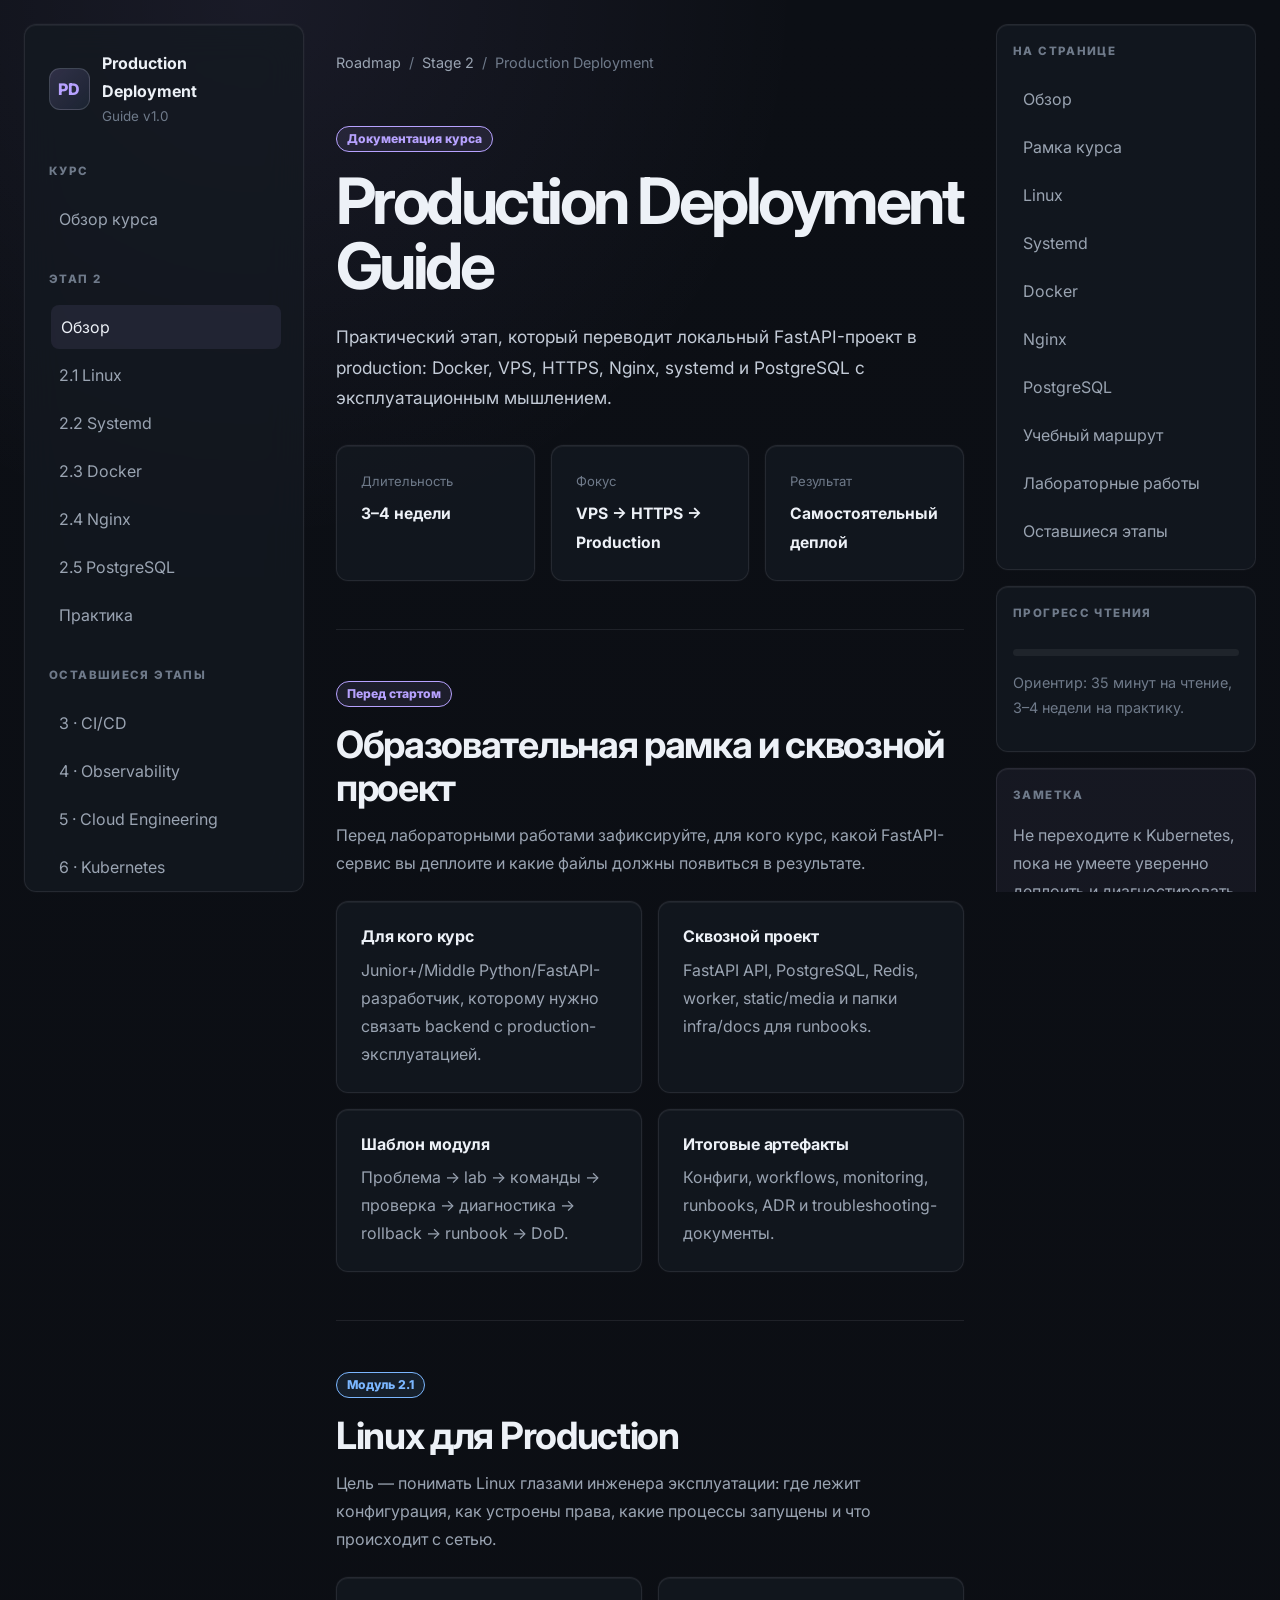
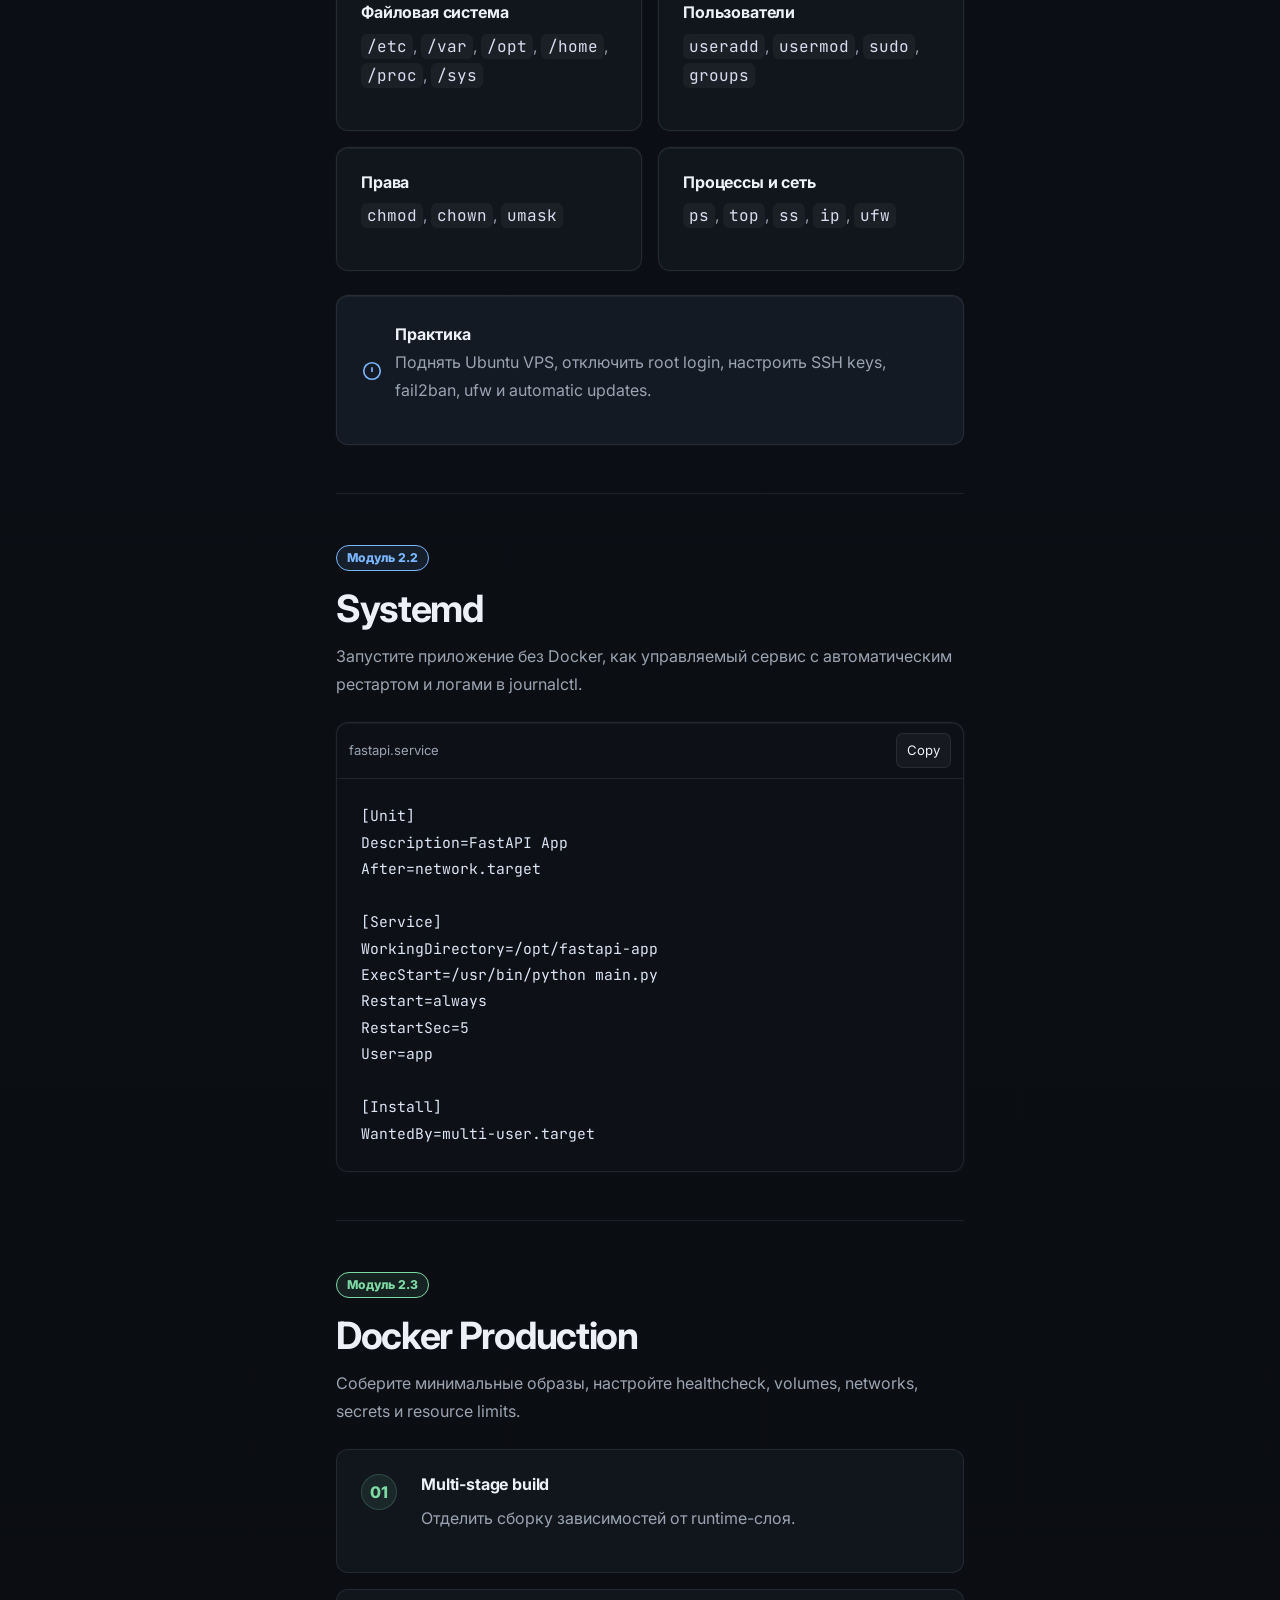
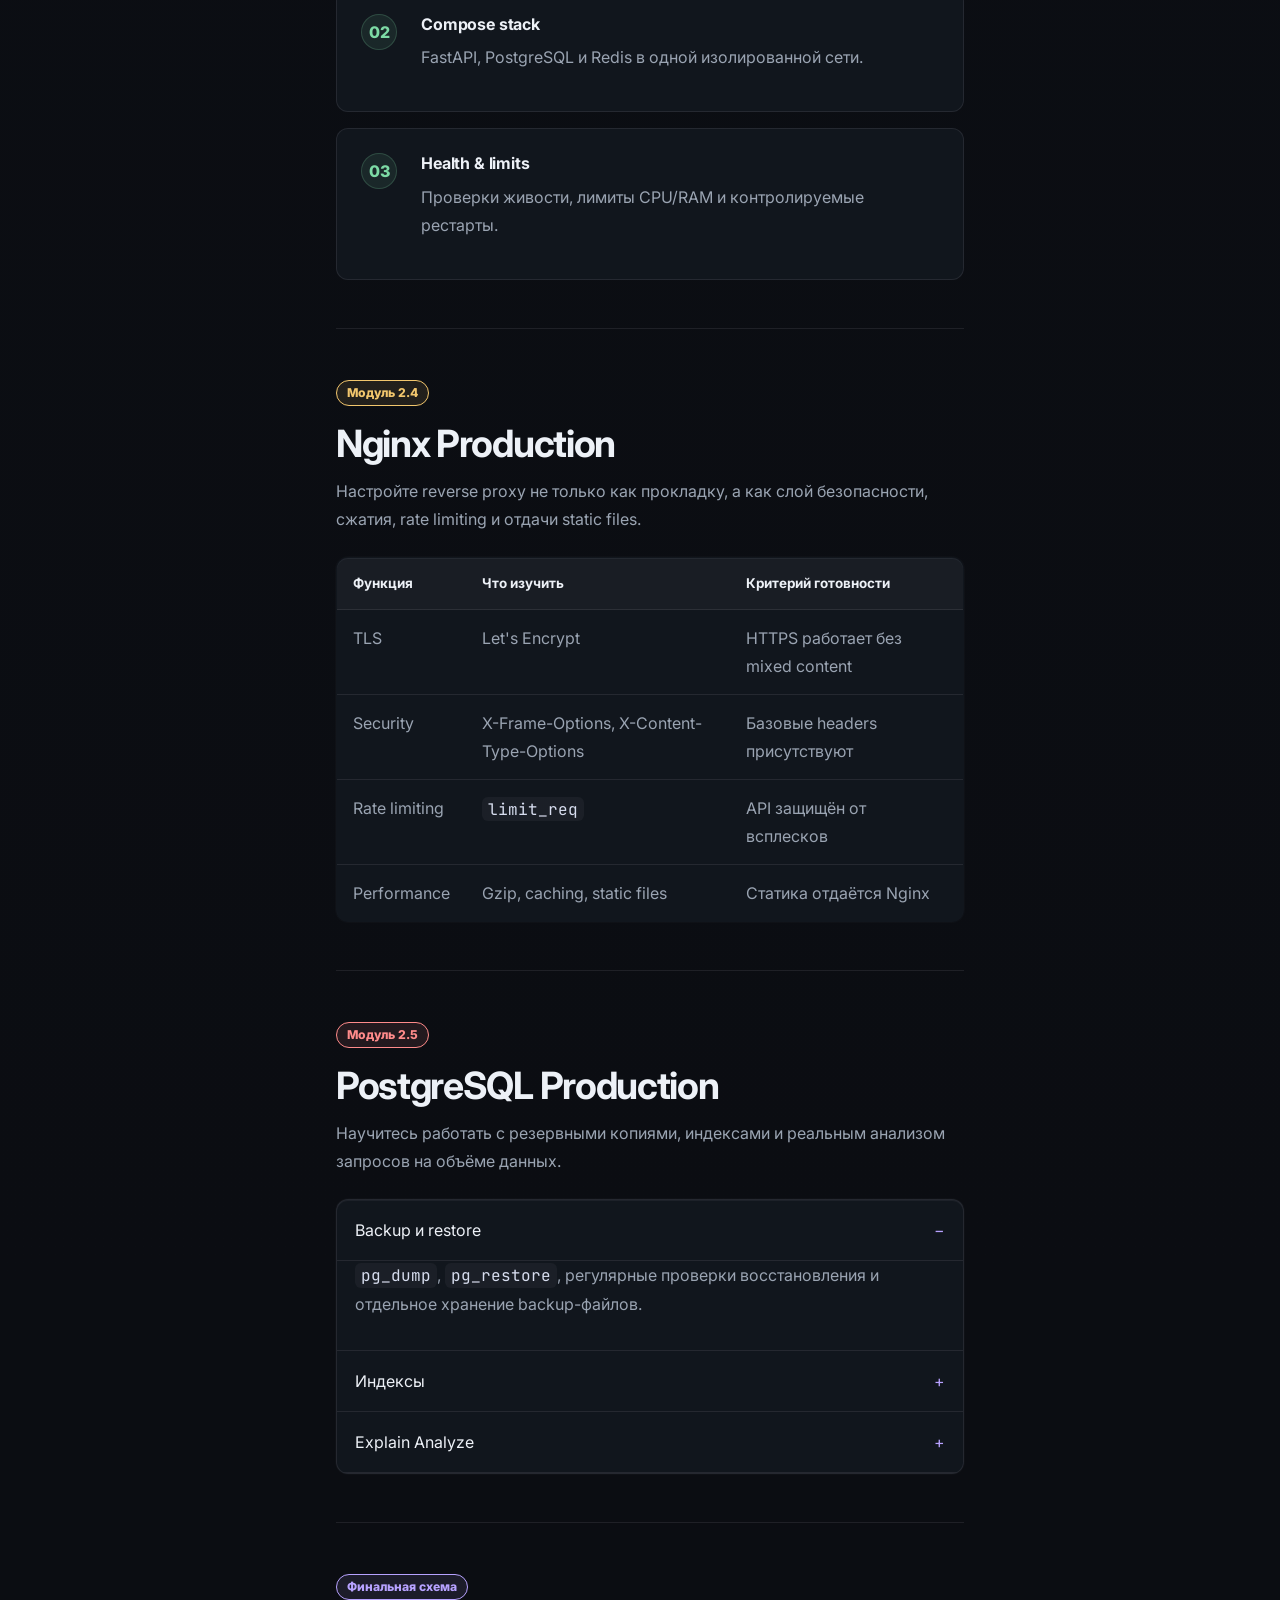
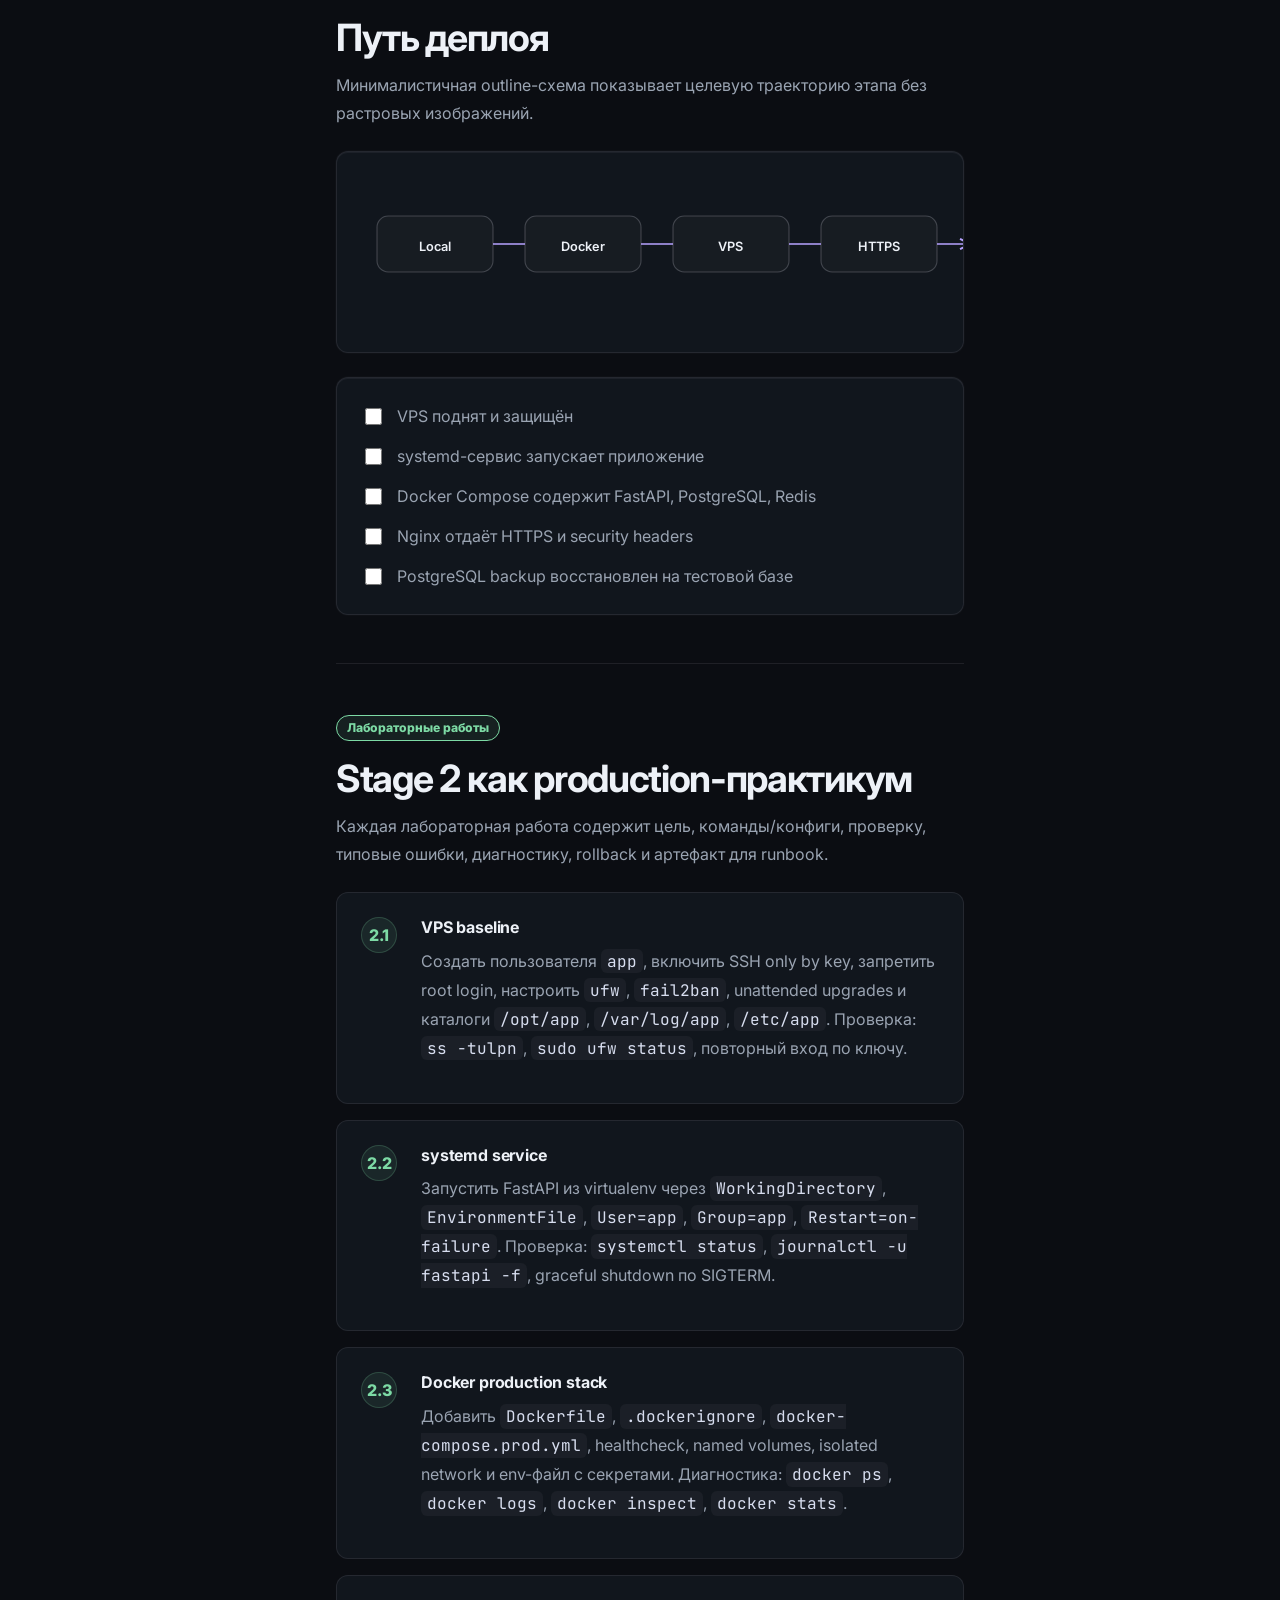
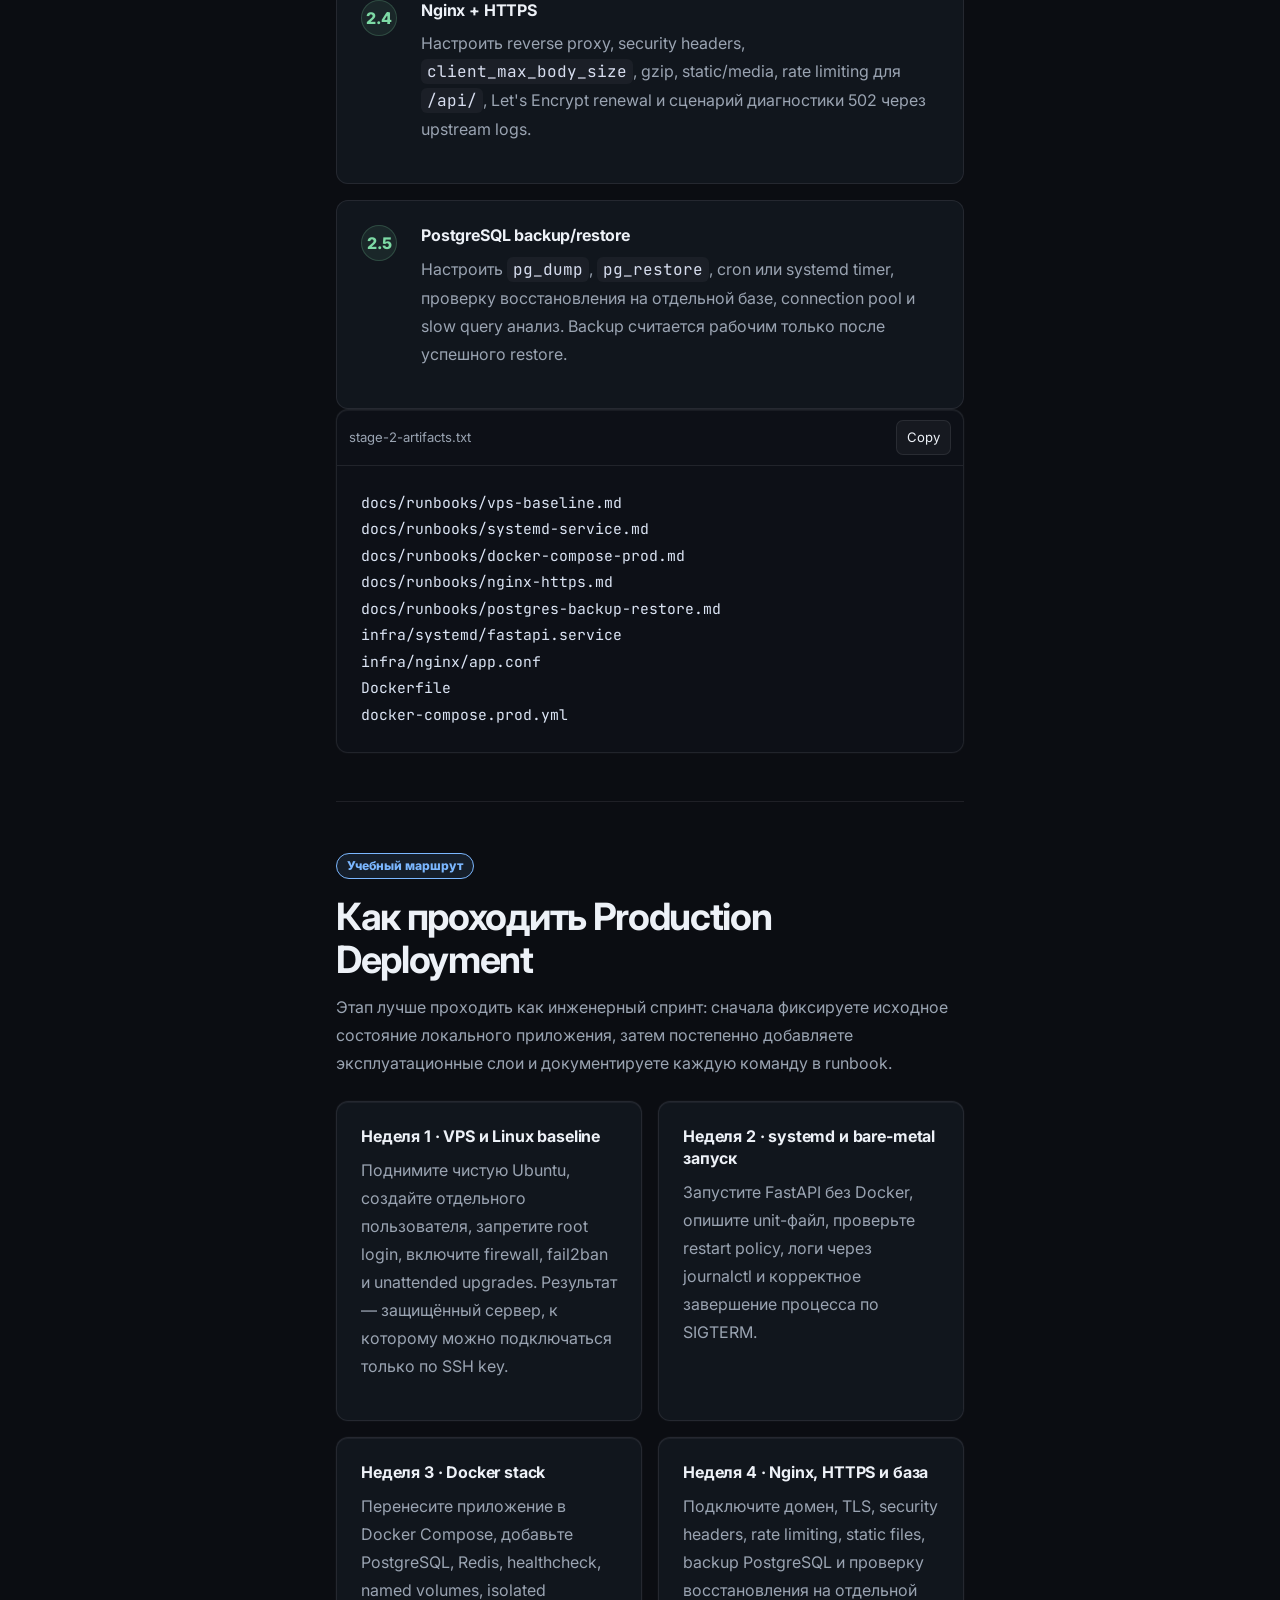
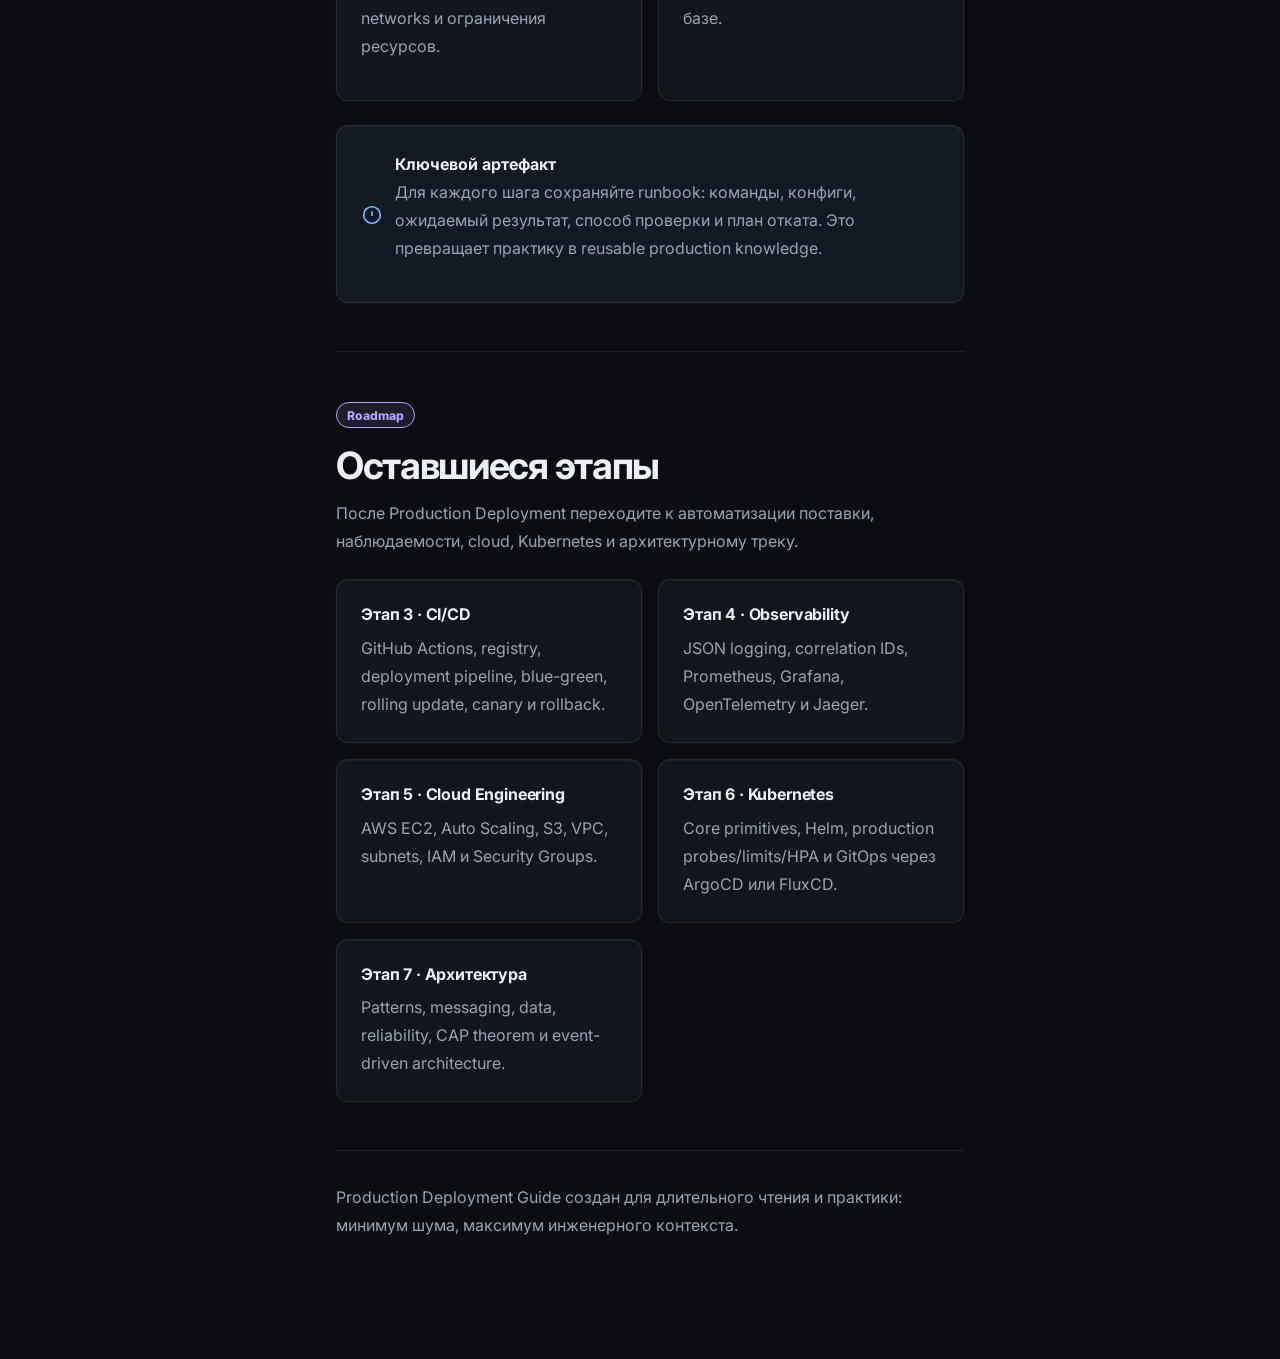
<file: index.html>
<!doctype html>
<html lang="ru">
<head>
  <meta charset="utf-8" />
  <meta name="viewport" content="width=device-width, initial-scale=1" />
  <title>Production Deployment Guide</title>
  <meta name="description" content="Профессиональная документация курса Production Deployment: Linux, systemd, Docker, Nginx и PostgreSQL для production." />
  <link rel="preconnect" href="https://fonts.googleapis.com">
  <link rel="preconnect" href="https://fonts.gstatic.com" crossorigin>
  <link href="https://fonts.googleapis.com/css2?family=Inter:opsz,wght@14..32,400..800&family=JetBrains+Mono:wght@400;600&display=swap" rel="stylesheet">
  <link rel="stylesheet" href="css/styles.css" />
</head>
<body>
  <a class="skip-link" href="#content">Перейти к содержанию</a>
  <button class="mobile-menu" type="button" aria-controls="sidebar" aria-expanded="false" data-menu-toggle>
    <span aria-hidden="true">☰</span>
    Навигация
  </button>

  <div class="docs-shell">
    <aside class="sidebar" id="sidebar" aria-label="Навигация по документации">
      <div class="brand">
        <div class="brand__mark" aria-hidden="true">PD</div>
        <div>
          <strong>Production Deployment</strong>
          <span>Guide v1.0</span>
        </div>
      </div>

      <nav class="sidebar__nav">
        <p class="nav-label">Курс</p>
        <a href="course-overview.html">Обзор курса</a>
        <p class="nav-label nav-label--spaced">Этап 2</p>
        <a class="is-active" href="#overview">Обзор</a>
        <a href="#linux">2.1 Linux</a>
        <a href="#systemd">2.2 Systemd</a>
        <a href="#docker">2.3 Docker</a>
        <a href="#nginx">2.4 Nginx</a>
        <a href="#postgres">2.5 PostgreSQL</a>
        <a href="#practice">Практика</a>
        <p class="nav-label nav-label--spaced">Оставшиеся этапы</p>
        <a href="stage-3-ci-cd.html">3 · CI/CD</a>
        <a href="stage-4-observability.html">4 · Observability</a>
        <a href="stage-5-cloud.html">5 · Cloud Engineering</a>
        <a href="stage-6-kubernetes.html">6 · Kubernetes</a>
        <a href="stage-7-architecture.html">7 · Архитектура</a>
      </nav>

      <div class="sidebar__progress" aria-label="Прогресс курса">
        <div class="progress-meta"><span>Этап 2</span><span>34%</span></div>
        <div class="progress-bar"><span style="width:34%"></span></div>
        <p>Production Deployment · 3–4 недели</p>
      </div>
    </aside>

    <main class="content" id="content">
      <nav class="breadcrumbs" aria-label="Хлебные крошки">
        <a href="#">Roadmap</a>
        <span>/</span>
        <a href="#">Stage 2</a>
        <span>/</span>
        <span>Production Deployment</span>
      </nav>

      <header class="doc-hero" id="overview">
        <span class="badge badge--purple">Документация курса</span>
        <h1>Production Deployment Guide</h1>
        <p class="lead">Практический этап, который переводит локальный FastAPI-проект в production: Docker, VPS, HTTPS, Nginx, systemd и PostgreSQL с эксплуатационным мышлением.</p>
        <div class="hero-grid" aria-label="Ключевые параметры этапа">
          <article class="metric-card"><span>Длительность</span><strong>3–4 недели</strong></article>
          <article class="metric-card"><span>Фокус</span><strong>VPS → HTTPS → Production</strong></article>
          <article class="metric-card"><span>Результат</span><strong>Самостоятельный деплой</strong></article>
        </div>
      </header>

      <section class="doc-section" id="course-frame">
        <div class="section-heading">
          <span class="badge badge--purple">Перед стартом</span>
          <h2>Образовательная рамка и сквозной проект</h2>
          <p>Перед лабораторными работами зафиксируйте, для кого курс, какой FastAPI-сервис вы деплоите и какие файлы должны появиться в результате.</p>
        </div>
        <div class="card-grid">
          <a class="card card-link" href="course-overview.html#audience"><h3>Для кого курс</h3><p>Junior+/Middle Python/FastAPI-разработчик, которому нужно связать backend с production-эксплуатацией.</p></a>
          <a class="card card-link" href="course-overview.html#project"><h3>Сквозной проект</h3><p>FastAPI API, PostgreSQL, Redis, worker, static/media и папки infra/docs для runbooks.</p></a>
          <a class="card card-link" href="course-overview.html#module-template"><h3>Шаблон модуля</h3><p>Проблема → lab → команды → проверка → диагностика → rollback → runbook → DoD.</p></a>
          <a class="card card-link" href="course-overview.html#artifacts"><h3>Итоговые артефакты</h3><p>Конфиги, workflows, monitoring, runbooks, ADR и troubleshooting-документы.</p></a>
        </div>
      </section>

      <section class="doc-section" id="linux">
        <div class="section-heading">
          <span class="badge badge--blue">Модуль 2.1</span>
          <h2>Linux для Production</h2>
          <p>Цель — понимать Linux глазами инженера эксплуатации: где лежит конфигурация, как устроены права, какие процессы запущены и что происходит с сетью.</p>
        </div>

        <div class="card-grid">
          <article class="card"><h3>Файловая система</h3><p><code>/etc</code>, <code>/var</code>, <code>/opt</code>, <code>/home</code>, <code>/proc</code>, <code>/sys</code></p></article>
          <article class="card"><h3>Пользователи</h3><p><code>useradd</code>, <code>usermod</code>, <code>sudo</code>, <code>groups</code></p></article>
          <article class="card"><h3>Права</h3><p><code>chmod</code>, <code>chown</code>, <code>umask</code></p></article>
          <article class="card"><h3>Процессы и сеть</h3><p><code>ps</code>, <code>top</code>, <code>ss</code>, <code>ip</code>, <code>ufw</code></p></article>
        </div>

        <div class="alert alert--info">
          <svg viewBox="0 0 24 24" aria-hidden="true"><path d="M12 8v5m0 4h.01M21 12a9 9 0 1 1-18 0 9 9 0 0 1 18 0Z"/></svg>
          <div><strong>Практика</strong><p>Поднять Ubuntu VPS, отключить root login, настроить SSH keys, fail2ban, ufw и automatic updates.</p></div>
        </div>
      </section>

      <section class="doc-section" id="systemd">
        <div class="section-heading">
          <span class="badge badge--blue">Модуль 2.2</span>
          <h2>Systemd</h2>
          <p>Запустите приложение без Docker, как управляемый сервис с автоматическим рестартом и логами в journalctl.</p>
        </div>

        <div class="code-window" data-code-block>
          <div class="code-window__bar"><span>fastapi.service</span><button type="button" data-copy>Copy</button></div>
          <pre><code>[Unit]
Description=FastAPI App
After=network.target

[Service]
WorkingDirectory=/opt/fastapi-app
ExecStart=/usr/bin/python main.py
Restart=always
RestartSec=5
User=app

[Install]
WantedBy=multi-user.target</code></pre>
        </div>
      </section>

      <section class="doc-section" id="docker">
        <div class="section-heading">
          <span class="badge badge--green">Модуль 2.3</span>
          <h2>Docker Production</h2>
          <p>Соберите минимальные образы, настройте healthcheck, volumes, networks, secrets и resource limits.</p>
        </div>

        <div class="timeline" aria-label="Docker production workflow">
          <article><span>01</span><div><h3>Multi-stage build</h3><p>Отделить сборку зависимостей от runtime-слоя.</p></div></article>
          <article><span>02</span><div><h3>Compose stack</h3><p>FastAPI, PostgreSQL и Redis в одной изолированной сети.</p></div></article>
          <article><span>03</span><div><h3>Health & limits</h3><p>Проверки живости, лимиты CPU/RAM и контролируемые рестарты.</p></div></article>
        </div>
      </section>

      <section class="doc-section" id="nginx">
        <div class="section-heading">
          <span class="badge badge--amber">Модуль 2.4</span>
          <h2>Nginx Production</h2>
          <p>Настройте reverse proxy не только как прокладку, а как слой безопасности, сжатия, rate limiting и отдачи static files.</p>
        </div>

        <table class="doc-table">
          <thead><tr><th>Функция</th><th>Что изучить</th><th>Критерий готовности</th></tr></thead>
          <tbody>
            <tr><td>TLS</td><td>Let's Encrypt</td><td>HTTPS работает без mixed content</td></tr>
            <tr><td>Security</td><td>X-Frame-Options, X-Content-Type-Options</td><td>Базовые headers присутствуют</td></tr>
            <tr><td>Rate limiting</td><td><code>limit_req</code></td><td>API защищён от всплесков</td></tr>
            <tr><td>Performance</td><td>Gzip, caching, static files</td><td>Статика отдаётся Nginx</td></tr>
          </tbody>
        </table>
      </section>

      <section class="doc-section" id="postgres">
        <div class="section-heading">
          <span class="badge badge--red">Модуль 2.5</span>
          <h2>PostgreSQL Production</h2>
          <p>Научитесь работать с резервными копиями, индексами и реальным анализом запросов на объёме данных.</p>
        </div>

        <div class="accordion" data-accordion>
          <button type="button" aria-expanded="true">Backup и restore</button>
          <div><p><code>pg_dump</code>, <code>pg_restore</code>, регулярные проверки восстановления и отдельное хранение backup-файлов.</p></div>
          <button type="button" aria-expanded="false">Индексы</button>
          <div hidden><p><code>btree</code>, <code>gin</code>, <code>gist</code> и выбор индекса под конкретный тип запроса.</p></div>
          <button type="button" aria-expanded="false">Explain Analyze</button>
          <div hidden><p>Профилирование запросов через <code>EXPLAIN ANALYZE</code> на базе с 1 млн записей.</p></div>
        </div>
      </section>

      <section class="doc-section" id="practice">
        <div class="section-heading">
          <span class="badge badge--purple">Финальная схема</span>
          <h2>Путь деплоя</h2>
          <p>Минималистичная outline-схема показывает целевую траекторию этапа без растровых изображений.</p>
        </div>

        <div class="diagram" role="img" aria-label="Локальный проект переходит в Docker, затем VPS, HTTPS и Production">
          <svg viewBox="0 0 900 180" fill="none" xmlns="http://www.w3.org/2000/svg">
            <defs><marker id="arrow" markerWidth="10" markerHeight="10" refX="8" refY="5" orient="auto"><path d="M1 1l8 4-8 4" stroke="currentColor" stroke-width="1.6" fill="none"/></marker></defs>
            <g class="node"><rect x="20" y="50" width="145" height="70" rx="14"/><text x="92" y="90">Local</text></g>
            <g class="node"><rect x="205" y="50" width="145" height="70" rx="14"/><text x="277" y="90">Docker</text></g>
            <g class="node"><rect x="390" y="50" width="145" height="70" rx="14"/><text x="462" y="90">VPS</text></g>
            <g class="node"><rect x="575" y="50" width="145" height="70" rx="14"/><text x="647" y="90">HTTPS</text></g>
            <g class="node"><rect x="760" y="50" width="120" height="70" rx="14"/><text x="820" y="90">Prod</text></g>
            <path class="edge" d="M165 85h40M350 85h40M535 85h40M720 85h40" marker-end="url(#arrow)"/>
          </svg>
        </div>

        <div class="checklist">
          <label><input type="checkbox"> VPS поднят и защищён</label>
          <label><input type="checkbox"> systemd-сервис запускает приложение</label>
          <label><input type="checkbox"> Docker Compose содержит FastAPI, PostgreSQL, Redis</label>
          <label><input type="checkbox"> Nginx отдаёт HTTPS и security headers</label>
          <label><input type="checkbox"> PostgreSQL backup восстановлен на тестовой базе</label>
        </div>
      </section>



      <section class="doc-section" id="stage2-labs">
        <div class="section-heading">
          <span class="badge badge--green">Лабораторные работы</span>
          <h2>Stage 2 как production-практикум</h2>
          <p>Каждая лабораторная работа содержит цель, команды/конфиги, проверку, типовые ошибки, диагностику, rollback и артефакт для runbook.</p>
        </div>
        <div class="timeline" aria-label="Stage 2 labs">
          <article><span>2.1</span><div><h3>VPS baseline</h3><p>Создать пользователя <code>app</code>, включить SSH only by key, запретить root login, настроить <code>ufw</code>, <code>fail2ban</code>, unattended upgrades и каталоги <code>/opt/app</code>, <code>/var/log/app</code>, <code>/etc/app</code>. Проверка: <code>ss -tulpn</code>, <code>sudo ufw status</code>, повторный вход по ключу.</p></div></article>
          <article><span>2.2</span><div><h3>systemd service</h3><p>Запустить FastAPI из virtualenv через <code>WorkingDirectory</code>, <code>EnvironmentFile</code>, <code>User=app</code>, <code>Group=app</code>, <code>Restart=on-failure</code>. Проверка: <code>systemctl status</code>, <code>journalctl -u fastapi -f</code>, graceful shutdown по SIGTERM.</p></div></article>
          <article><span>2.3</span><div><h3>Docker production stack</h3><p>Добавить <code>Dockerfile</code>, <code>.dockerignore</code>, <code>docker-compose.prod.yml</code>, healthcheck, named volumes, isolated network и env-файл с секретами. Диагностика: <code>docker ps</code>, <code>docker logs</code>, <code>docker inspect</code>, <code>docker stats</code>.</p></div></article>
          <article><span>2.4</span><div><h3>Nginx + HTTPS</h3><p>Настроить reverse proxy, security headers, <code>client_max_body_size</code>, gzip, static/media, rate limiting для <code>/api/</code>, Let's Encrypt renewal и сценарий диагностики 502 через upstream logs.</p></div></article>
          <article><span>2.5</span><div><h3>PostgreSQL backup/restore</h3><p>Настроить <code>pg_dump</code>, <code>pg_restore</code>, cron или systemd timer, проверку восстановления на отдельной базе, connection pool и slow query анализ. Backup считается рабочим только после успешного restore.</p></div></article>
        </div>
        <div class="code-window" data-code-block><div class="code-window__bar"><span>stage-2-artifacts.txt</span><button type="button" data-copy>Copy</button></div><pre><code>docs/runbooks/vps-baseline.md
docs/runbooks/systemd-service.md
docs/runbooks/docker-compose-prod.md
docs/runbooks/nginx-https.md
docs/runbooks/postgres-backup-restore.md
infra/systemd/fastapi.service
infra/nginx/app.conf
Dockerfile
docker-compose.prod.yml</code></pre></div>
      </section>

      <section class="doc-section" id="study-plan">
        <div class="section-heading">
          <span class="badge badge--blue">Учебный маршрут</span>
          <h2>Как проходить Production Deployment</h2>
          <p>Этап лучше проходить как инженерный спринт: сначала фиксируете исходное состояние локального приложения, затем постепенно добавляете эксплуатационные слои и документируете каждую команду в runbook.</p>
        </div>
        <div class="card-grid">
          <article class="card"><h3>Неделя 1 · VPS и Linux baseline</h3><p>Поднимите чистую Ubuntu, создайте отдельного пользователя, запретите root login, включите firewall, fail2ban и unattended upgrades. Результат — защищённый сервер, к которому можно подключаться только по SSH key.</p></article>
          <article class="card"><h3>Неделя 2 · systemd и bare-metal запуск</h3><p>Запустите FastAPI без Docker, опишите unit-файл, проверьте restart policy, логи через journalctl и корректное завершение процесса по SIGTERM.</p></article>
          <article class="card"><h3>Неделя 3 · Docker stack</h3><p>Перенесите приложение в Docker Compose, добавьте PostgreSQL, Redis, healthcheck, named volumes, isolated networks и ограничения ресурсов.</p></article>
          <article class="card"><h3>Неделя 4 · Nginx, HTTPS и база</h3><p>Подключите домен, TLS, security headers, rate limiting, static files, backup PostgreSQL и проверку восстановления на отдельной базе.</p></article>
        </div>
        <div class="alert alert--info">
          <svg viewBox="0 0 24 24" aria-hidden="true"><path d="M12 8v5m0 4h.01M21 12a9 9 0 1 1-18 0 9 9 0 0 1 18 0Z"/></svg>
          <div><strong>Ключевой артефакт</strong><p>Для каждого шага сохраняйте runbook: команды, конфиги, ожидаемый результат, способ проверки и план отката. Это превращает практику в reusable production knowledge.</p></div>
        </div>
      </section>

      <section class="doc-section" id="next-stages">
        <div class="section-heading">
          <span class="badge badge--purple">Roadmap</span>
          <h2>Оставшиеся этапы</h2>
          <p>После Production Deployment переходите к автоматизации поставки, наблюдаемости, cloud, Kubernetes и архитектурному треку.</p>
        </div>
        <div class="card-grid">
          <a class="card card-link" href="stage-3-ci-cd.html"><h3>Этап 3 · CI/CD</h3><p>GitHub Actions, registry, deployment pipeline, blue-green, rolling update, canary и rollback.</p></a>
          <a class="card card-link" href="stage-4-observability.html"><h3>Этап 4 · Observability</h3><p>JSON logging, correlation IDs, Prometheus, Grafana, OpenTelemetry и Jaeger.</p></a>
          <a class="card card-link" href="stage-5-cloud.html"><h3>Этап 5 · Cloud Engineering</h3><p>AWS EC2, Auto Scaling, S3, VPC, subnets, IAM и Security Groups.</p></a>
          <a class="card card-link" href="stage-6-kubernetes.html"><h3>Этап 6 · Kubernetes</h3><p>Core primitives, Helm, production probes/limits/HPA и GitOps через ArgoCD или FluxCD.</p></a>
          <a class="card card-link" href="stage-7-architecture.html"><h3>Этап 7 · Архитектура</h3><p>Patterns, messaging, data, reliability, CAP theorem и event-driven architecture.</p></a>
        </div>
      </section>

      <footer class="doc-footer">
        <p>Production Deployment Guide создан для длительного чтения и практики: минимум шума, максимум инженерного контекста.</p>
      </footer>
    </main>

    <aside class="rightbar" aria-label="Содержание и быстрые ссылки">
      <div class="rightbar__panel">
        <p class="nav-label">На странице</p>
        <a href="#overview">Обзор</a>
        <a href="#course-frame">Рамка курса</a>
        <a href="#linux">Linux</a>
        <a href="#systemd">Systemd</a>
        <a href="#docker">Docker</a>
        <a href="#nginx">Nginx</a>
        <a href="#postgres">PostgreSQL</a>
        <a href="#study-plan">Учебный маршрут</a>
        <a href="#stage2-labs">Лабораторные работы</a>
        <a href="#next-stages">Оставшиеся этапы</a>
      </div>
      <div class="rightbar__panel">
        <p class="nav-label">Прогресс чтения</p>
        <div class="progress-bar" aria-hidden="true"><span data-reading-progress></span></div>
        <p class="muted">Ориентир: 35 минут на чтение, 3–4 недели на практику.</p>
      </div>
      <div class="rightbar__panel notes">
        <p class="nav-label">Заметка</p>
        <p>Не переходите к Kubernetes, пока не умеете уверенно деплоить и диагностировать сервис на VPS.</p>
      </div>
    </aside>
  </div>

  <div class="overlay" data-overlay hidden></div>
  <script src="js/main.js"></script>
</body>
</html>
</file>
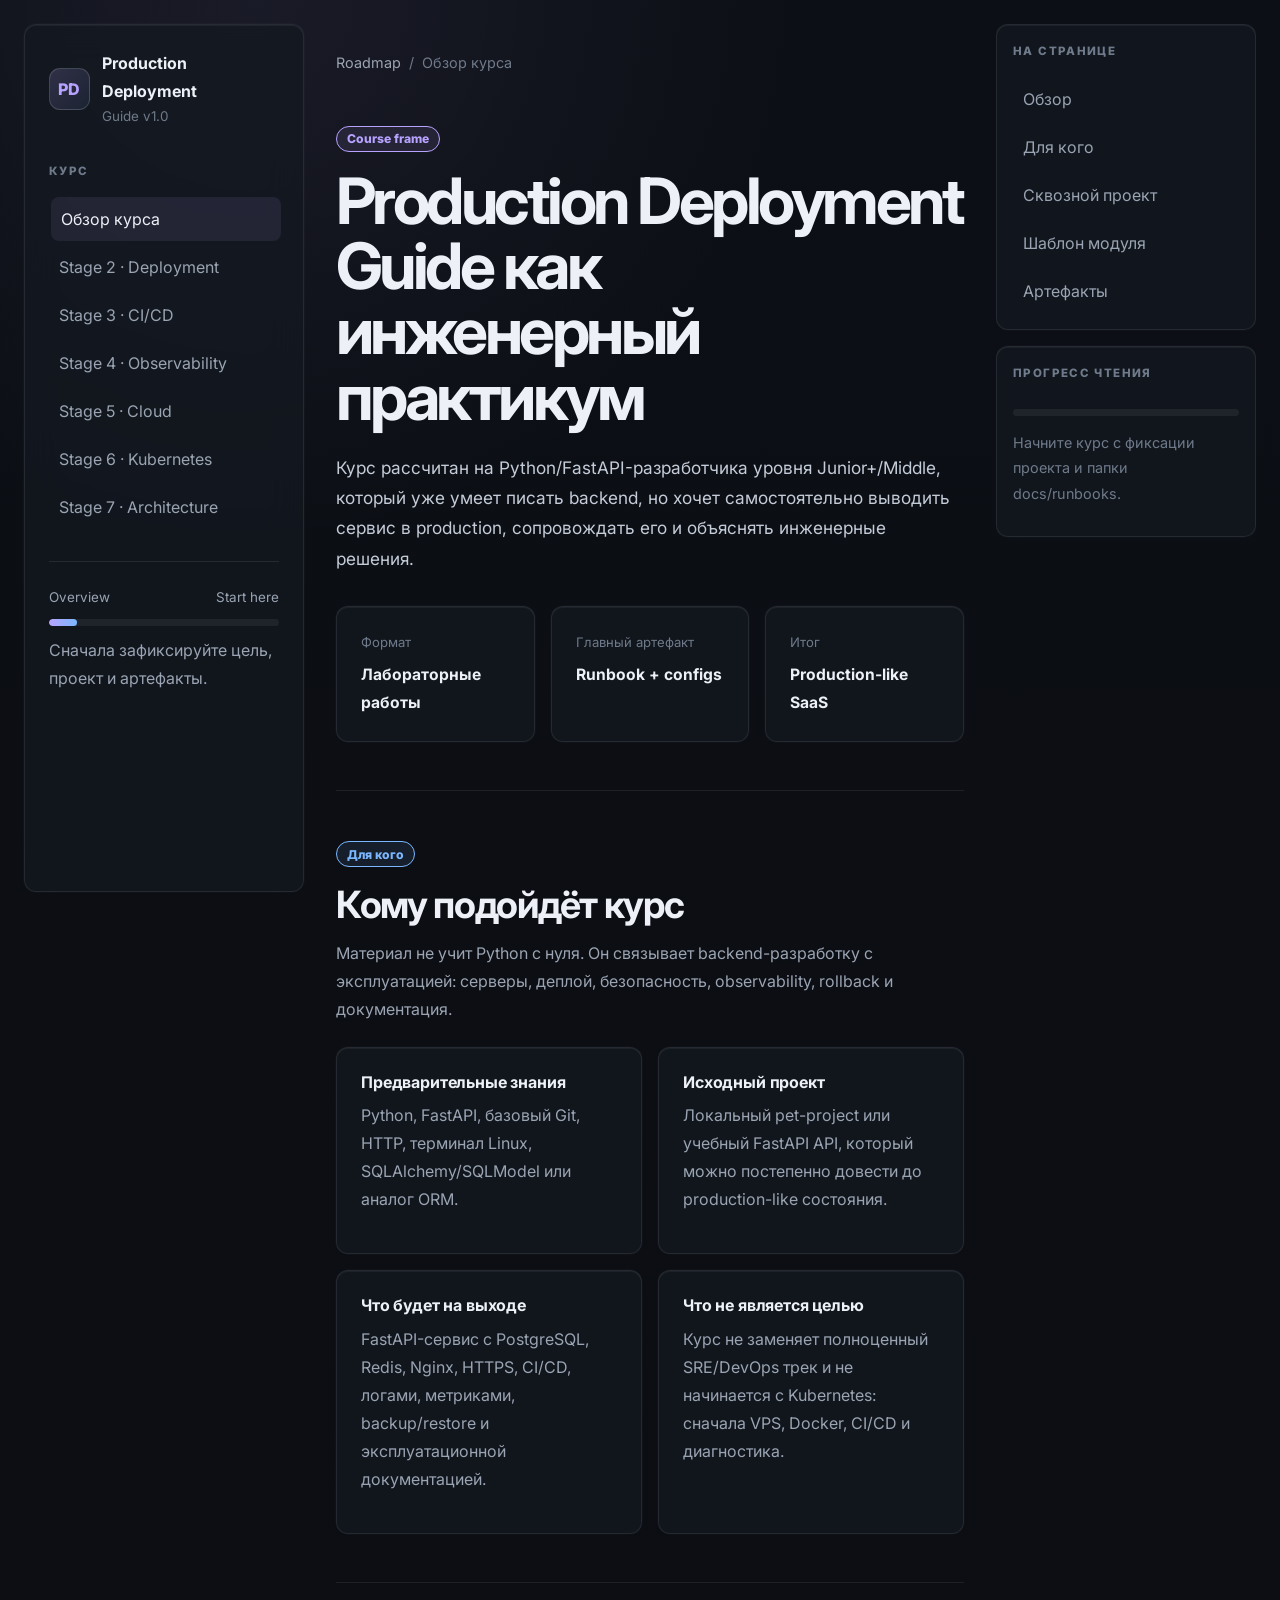
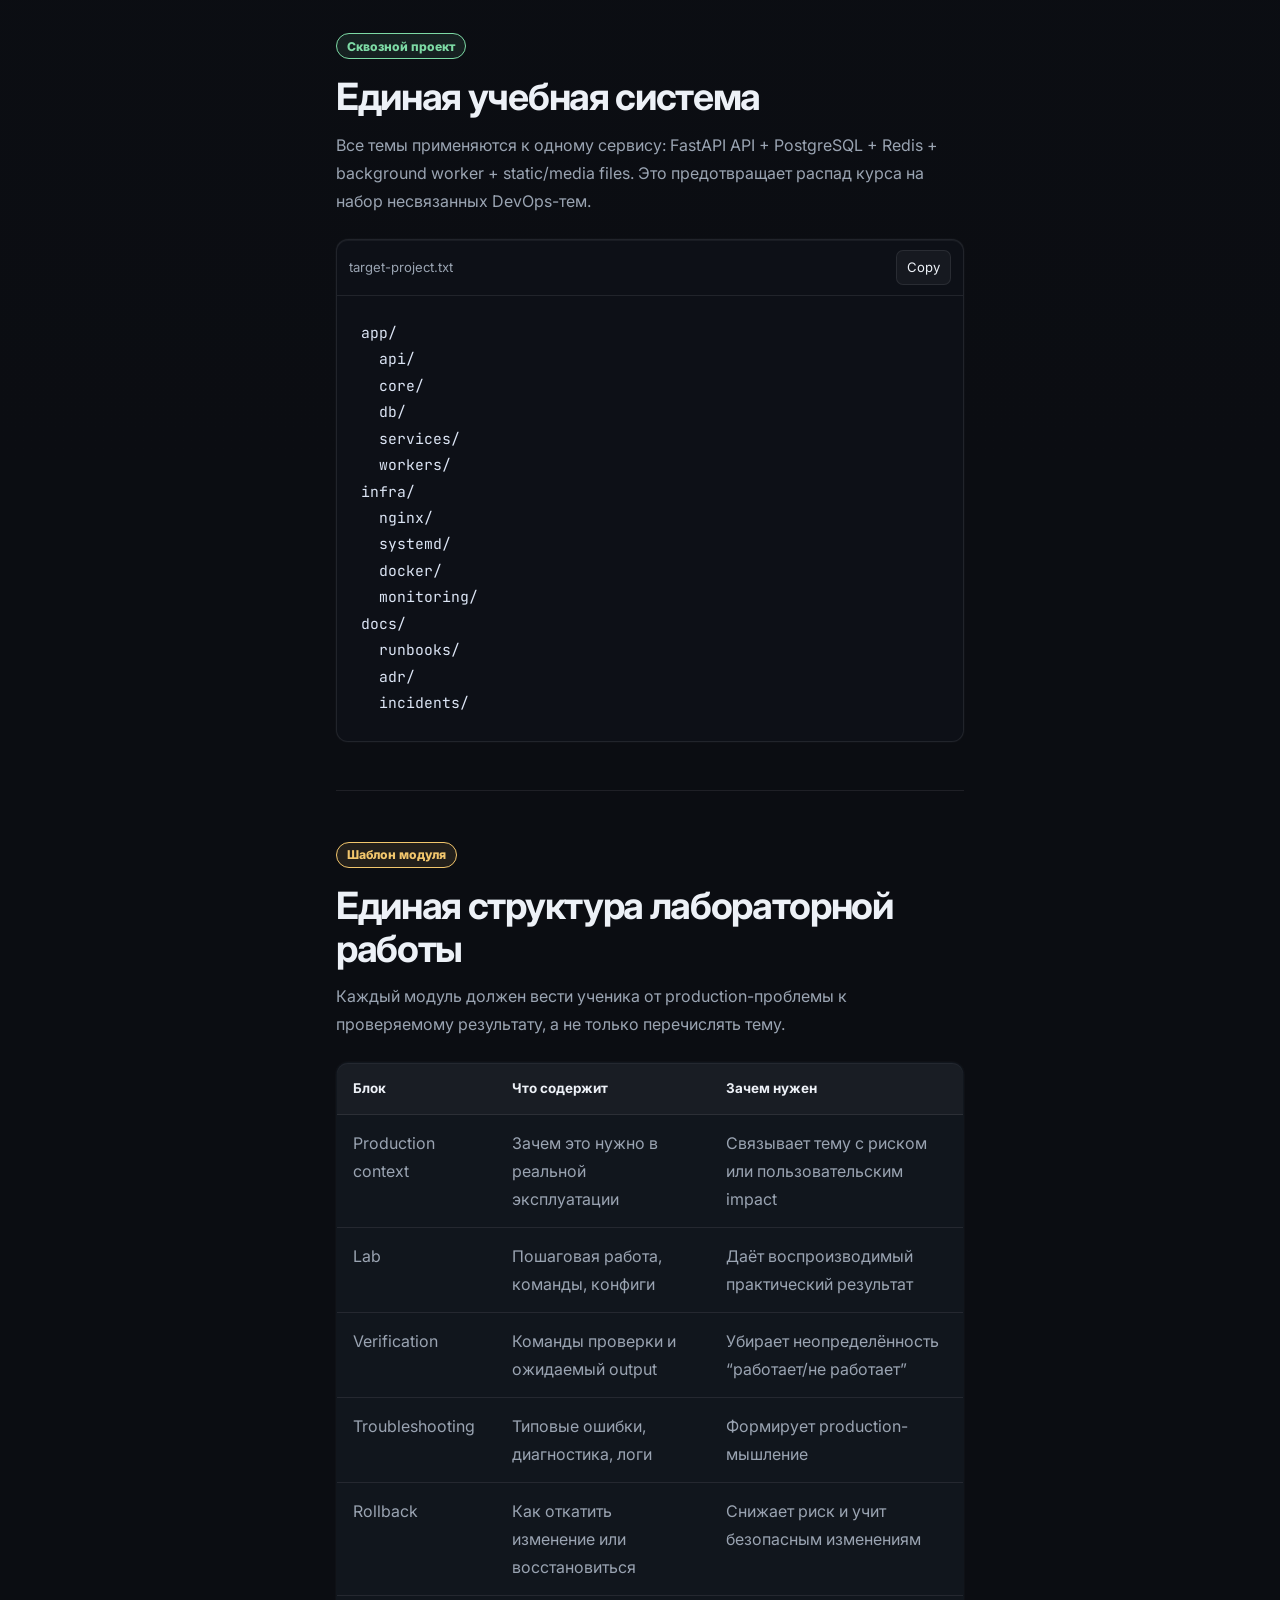
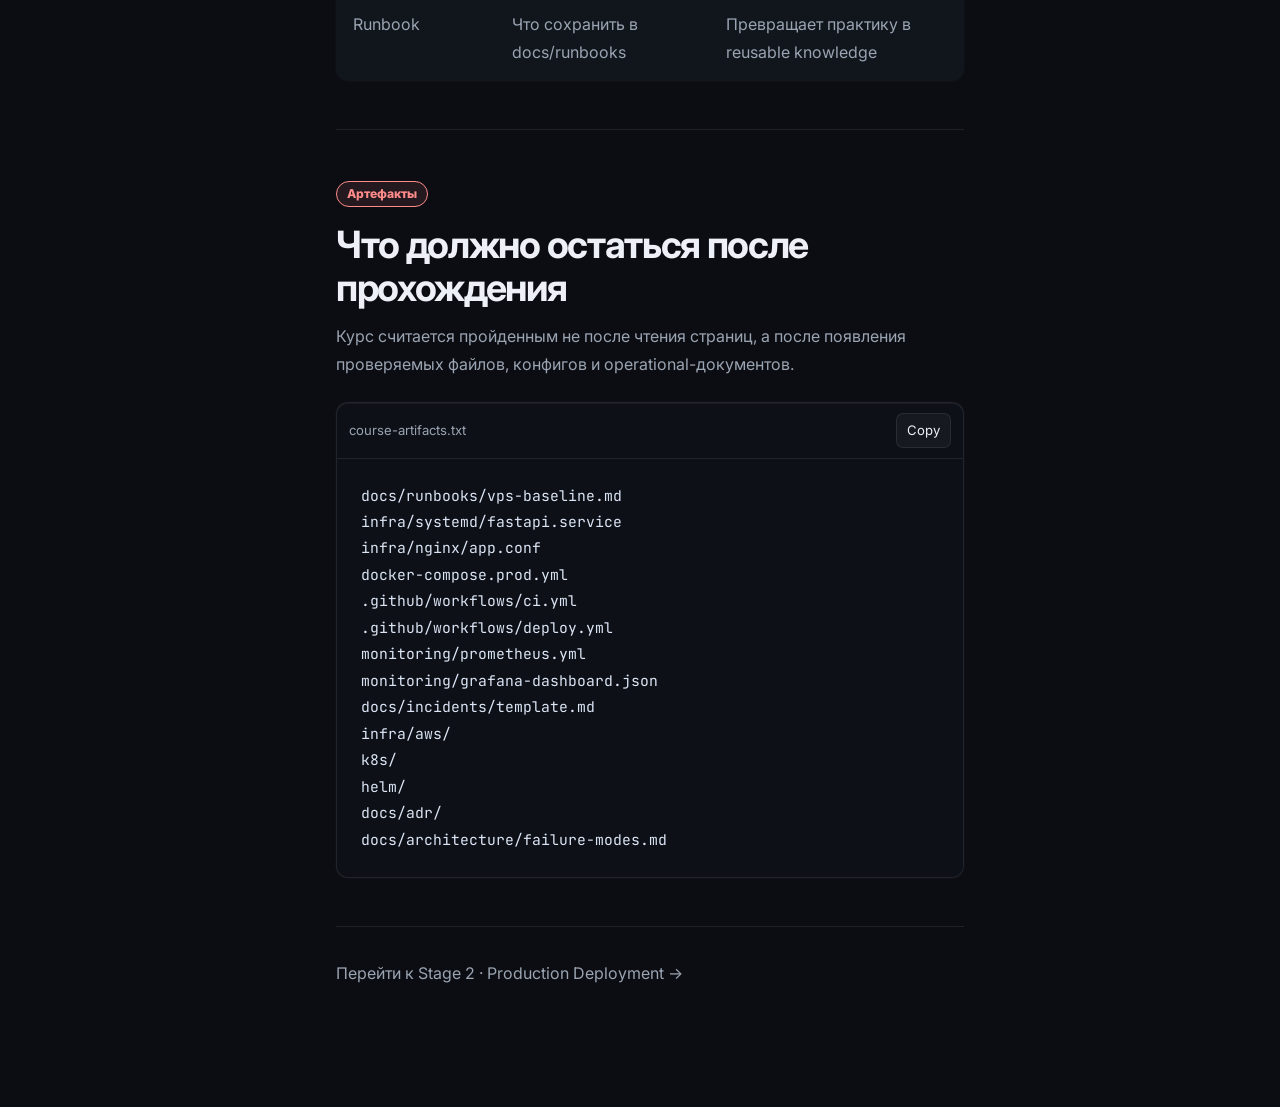
<file: course-overview.html>
<!doctype html>
<html lang="ru">
<head>
  <meta charset="utf-8" />
  <meta name="viewport" content="width=device-width, initial-scale=1" />
  <title>Обзор курса — Production Deployment Guide</title>
  <meta name="description" content="Образовательная рамка Production Deployment Guide: для кого курс, prerequisites, сквозной FastAPI-проект, шаблон лабораторного модуля и итоговые артефакты." />
  <link rel="preconnect" href="https://fonts.googleapis.com">
  <link rel="preconnect" href="https://fonts.gstatic.com" crossorigin>
  <link href="https://fonts.googleapis.com/css2?family=Inter:opsz,wght@14..32,400..800&family=JetBrains+Mono:wght@400;600&display=swap" rel="stylesheet">
  <link rel="stylesheet" href="css/styles.css" />
</head>
<body>
  <a class="skip-link" href="#content">Перейти к содержанию</a>
  <button class="mobile-menu" type="button" aria-controls="sidebar" aria-expanded="false" data-menu-toggle><span aria-hidden="true">☰</span> Навигация</button>
  <div class="docs-shell">
    <aside class="sidebar" id="sidebar" aria-label="Навигация по документации">
      <div class="brand"><div class="brand__mark" aria-hidden="true">PD</div><div><strong>Production Deployment</strong><span>Guide v1.0</span></div></div>
      <nav class="sidebar__nav"><p class="nav-label">Курс</p><a class="is-active" href="course-overview.html">Обзор курса</a><a href="index.html">Stage 2 · Deployment</a><a href="stage-3-ci-cd.html">Stage 3 · CI/CD</a><a href="stage-4-observability.html">Stage 4 · Observability</a><a href="stage-5-cloud.html">Stage 5 · Cloud</a><a href="stage-6-kubernetes.html">Stage 6 · Kubernetes</a><a href="stage-7-architecture.html">Stage 7 · Architecture</a></nav>
      <div class="sidebar__progress" aria-label="Прогресс курса"><div class="progress-meta"><span>Overview</span><span>Start here</span></div><div class="progress-bar"><span style="width:12%"></span></div><p>Сначала зафиксируйте цель, проект и артефакты.</p></div>
    </aside>
    <main class="content" id="content">
      <nav class="breadcrumbs" aria-label="Хлебные крошки"><a href="index.html">Roadmap</a><span>/</span><span>Обзор курса</span></nav>
      <header class="doc-hero" id="overview"><span class="badge badge--purple">Course frame</span><h1>Production Deployment Guide как инженерный практикум</h1><p class="lead">Курс рассчитан на Python/FastAPI-разработчика уровня Junior+/Middle, который уже умеет писать backend, но хочет самостоятельно выводить сервис в production, сопровождать его и объяснять инженерные решения.</p><div class="hero-grid"><article class="metric-card"><span>Формат</span><strong>Лабораторные работы</strong></article><article class="metric-card"><span>Главный артефакт</span><strong>Runbook + configs</strong></article><article class="metric-card"><span>Итог</span><strong>Production-like SaaS</strong></article></div></header>

      <section class="doc-section" id="audience"><div class="section-heading"><span class="badge badge--blue">Для кого</span><h2>Кому подойдёт курс</h2><p>Материал не учит Python с нуля. Он связывает backend-разработку с эксплуатацией: серверы, деплой, безопасность, observability, rollback и документация.</p></div><div class="card-grid"><article class="card"><h3>Предварительные знания</h3><p>Python, FastAPI, базовый Git, HTTP, терминал Linux, SQLAlchemy/SQLModel или аналог ORM.</p></article><article class="card"><h3>Исходный проект</h3><p>Локальный pet-project или учебный FastAPI API, который можно постепенно довести до production-like состояния.</p></article><article class="card"><h3>Что будет на выходе</h3><p>FastAPI-сервис с PostgreSQL, Redis, Nginx, HTTPS, CI/CD, логами, метриками, backup/restore и эксплуатационной документацией.</p></article><article class="card"><h3>Что не является целью</h3><p>Курс не заменяет полноценный SRE/DevOps трек и не начинается с Kubernetes: сначала VPS, Docker, CI/CD и диагностика.</p></article></div></section>

      <section class="doc-section" id="project"><div class="section-heading"><span class="badge badge--green">Сквозной проект</span><h2>Единая учебная система</h2><p>Все темы применяются к одному сервису: FastAPI API + PostgreSQL + Redis + background worker + static/media files. Это предотвращает распад курса на набор несвязанных DevOps-тем.</p></div><div class="code-window" data-code-block><div class="code-window__bar"><span>target-project.txt</span><button type="button" data-copy>Copy</button></div><pre><code>app/
  api/
  core/
  db/
  services/
  workers/
infra/
  nginx/
  systemd/
  docker/
  monitoring/
docs/
  runbooks/
  adr/
  incidents/</code></pre></div></section>

      <section class="doc-section" id="module-template"><div class="section-heading"><span class="badge badge--amber">Шаблон модуля</span><h2>Единая структура лабораторной работы</h2><p>Каждый модуль должен вести ученика от production-проблемы к проверяемому результату, а не только перечислять тему.</p></div><table class="doc-table"><thead><tr><th>Блок</th><th>Что содержит</th><th>Зачем нужен</th></tr></thead><tbody><tr><td>Production context</td><td>Зачем это нужно в реальной эксплуатации</td><td>Связывает тему с риском или пользовательским impact</td></tr><tr><td>Lab</td><td>Пошаговая работа, команды, конфиги</td><td>Даёт воспроизводимый практический результат</td></tr><tr><td>Verification</td><td>Команды проверки и ожидаемый output</td><td>Убирает неопределённость “работает/не работает”</td></tr><tr><td>Troubleshooting</td><td>Типовые ошибки, диагностика, логи</td><td>Формирует production-мышление</td></tr><tr><td>Rollback</td><td>Как откатить изменение или восстановиться</td><td>Снижает риск и учит безопасным изменениям</td></tr><tr><td>Runbook</td><td>Что сохранить в docs/runbooks</td><td>Превращает практику в reusable knowledge</td></tr></tbody></table></section>

      <section class="doc-section" id="artifacts"><div class="section-heading"><span class="badge badge--red">Артефакты</span><h2>Что должно остаться после прохождения</h2><p>Курс считается пройденным не после чтения страниц, а после появления проверяемых файлов, конфигов и operational-документов.</p></div><div class="code-window" data-code-block><div class="code-window__bar"><span>course-artifacts.txt</span><button type="button" data-copy>Copy</button></div><pre><code>docs/runbooks/vps-baseline.md
infra/systemd/fastapi.service
infra/nginx/app.conf
docker-compose.prod.yml
.github/workflows/ci.yml
.github/workflows/deploy.yml
monitoring/prometheus.yml
monitoring/grafana-dashboard.json
docs/incidents/template.md
infra/aws/
k8s/
helm/
docs/adr/
docs/architecture/failure-modes.md</code></pre></div></section>
      <footer class="doc-footer"><p><a href="index.html">Перейти к Stage 2 · Production Deployment →</a></p></footer>
    </main>
    <aside class="rightbar" aria-label="Содержание"><div class="rightbar__panel"><p class="nav-label">На странице</p><a href="#overview">Обзор</a><a href="#audience">Для кого</a><a href="#project">Сквозной проект</a><a href="#module-template">Шаблон модуля</a><a href="#artifacts">Артефакты</a></div><div class="rightbar__panel"><p class="nav-label">Прогресс чтения</p><div class="progress-bar" aria-hidden="true"><span data-reading-progress></span></div><p class="muted">Начните курс с фиксации проекта и папки docs/runbooks.</p></div></aside>
  </div>
  <div class="overlay" data-overlay hidden></div><script src="js/main.js"></script>
</body>
</html>
</file>
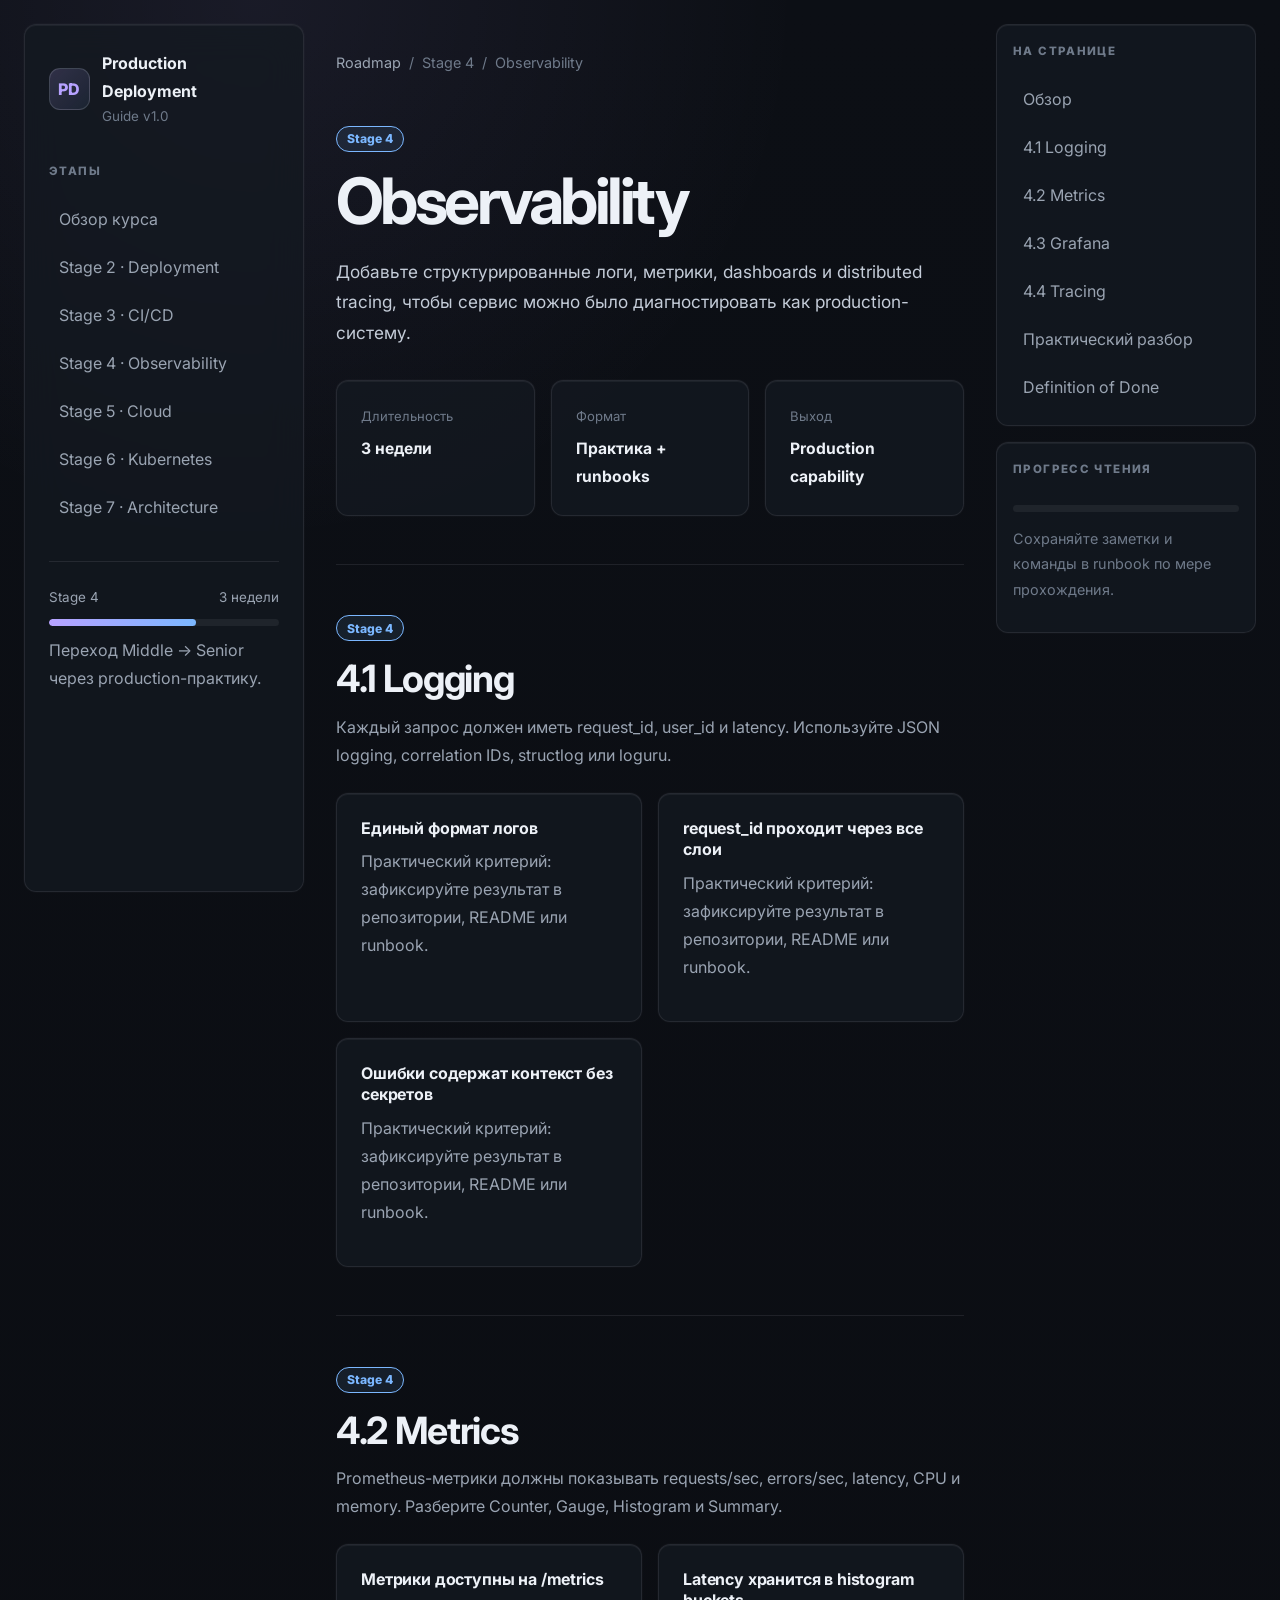
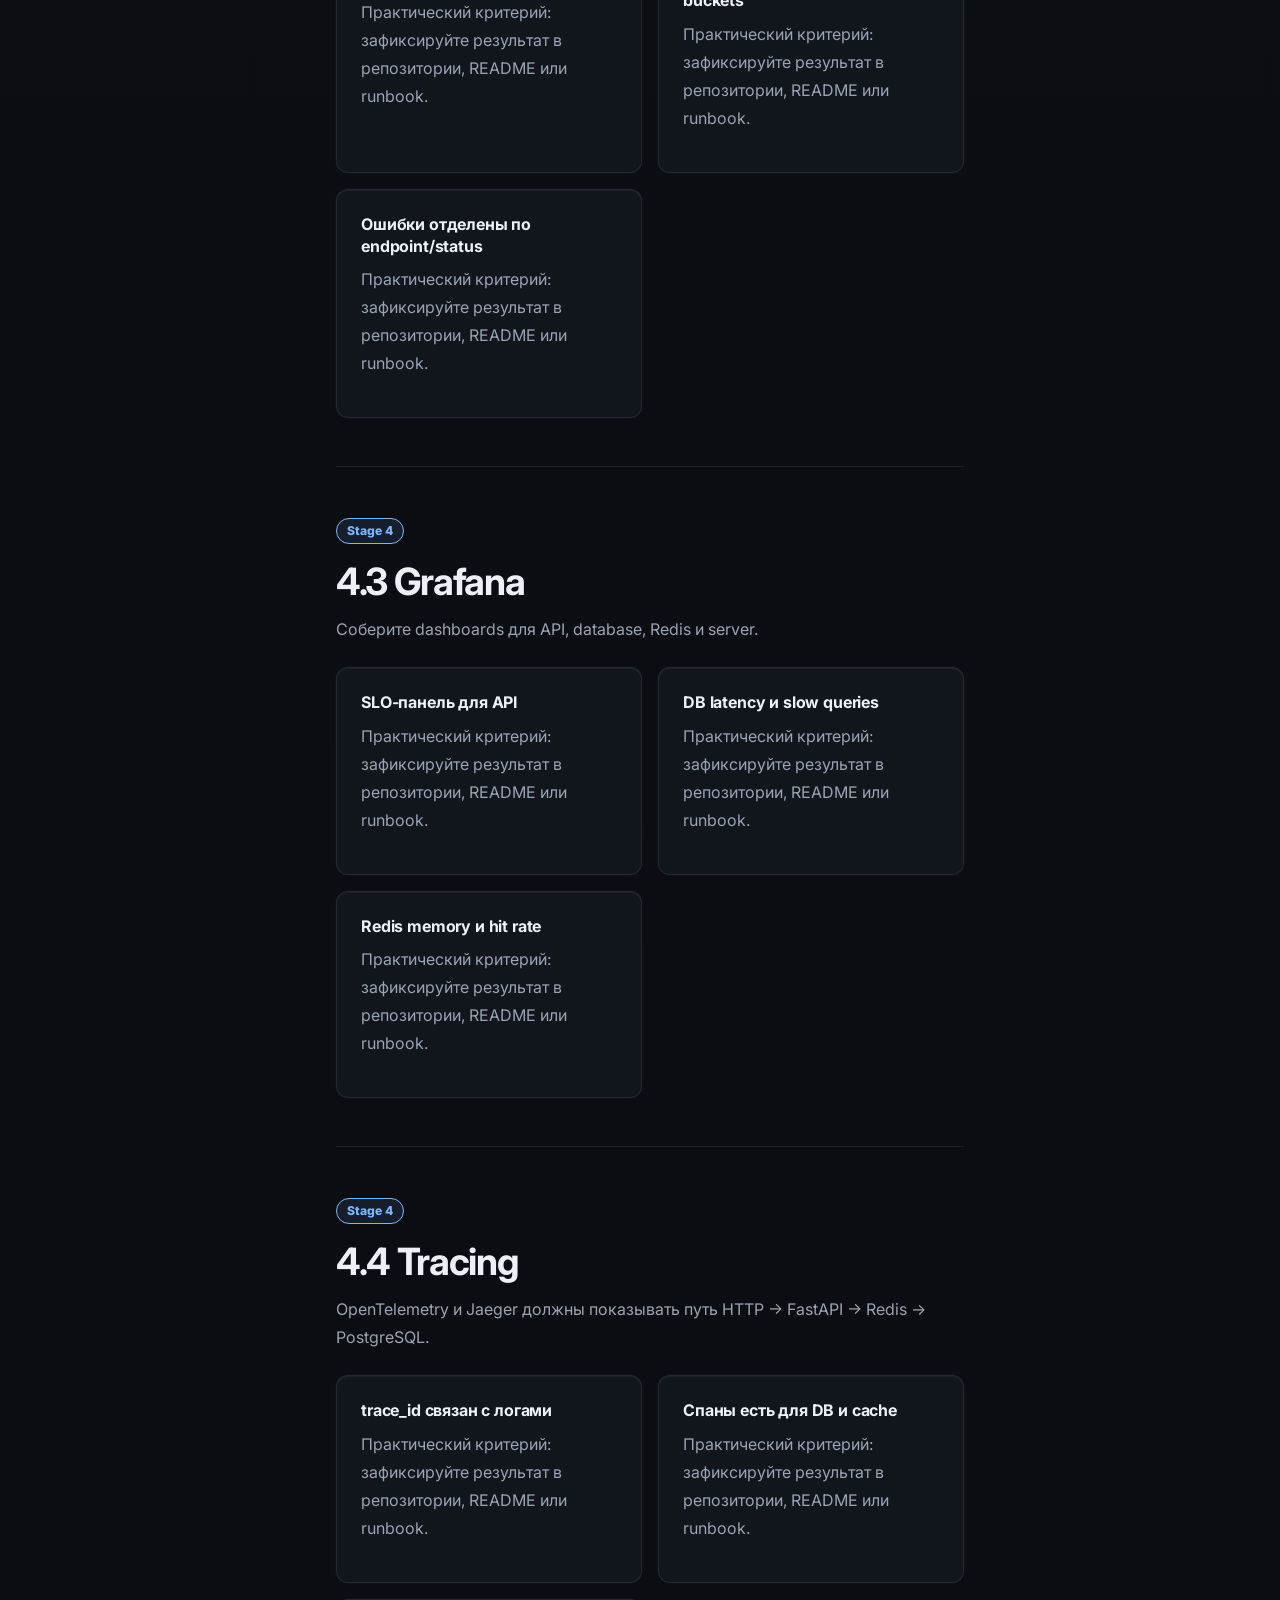
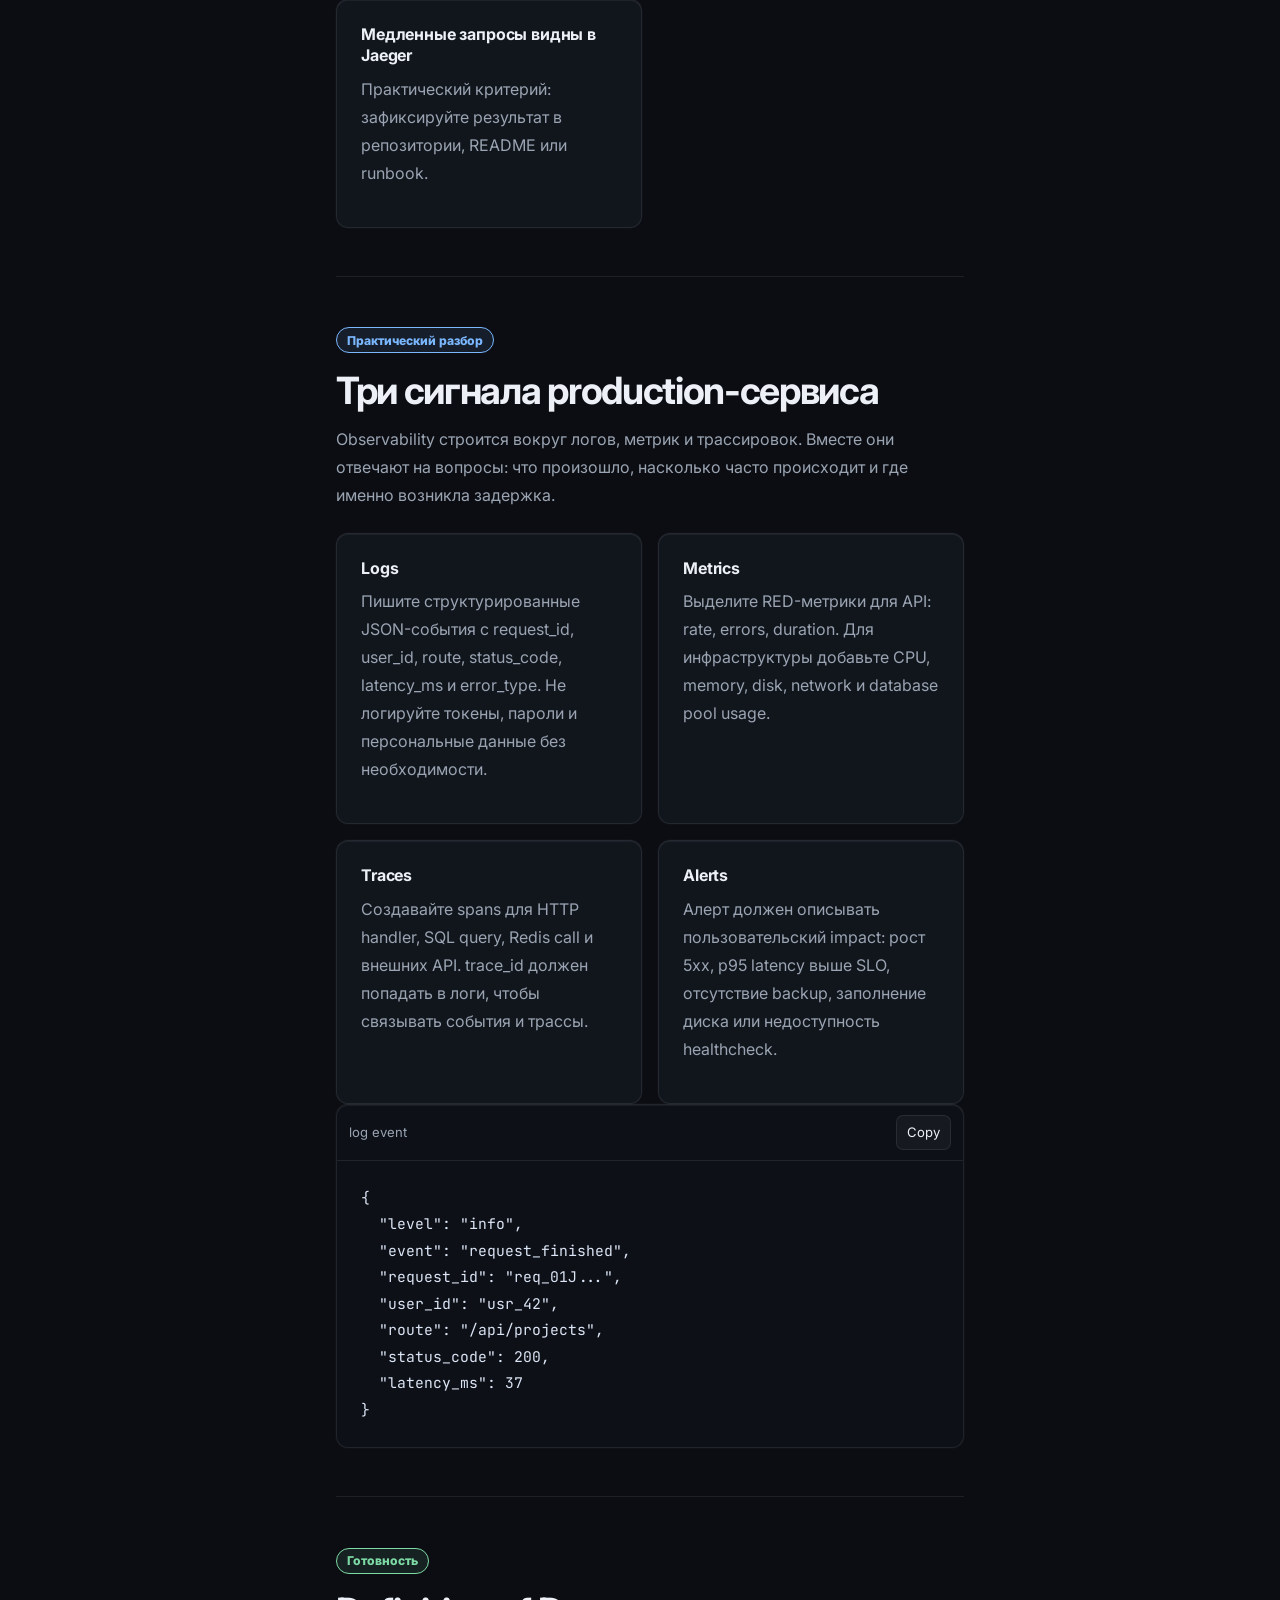
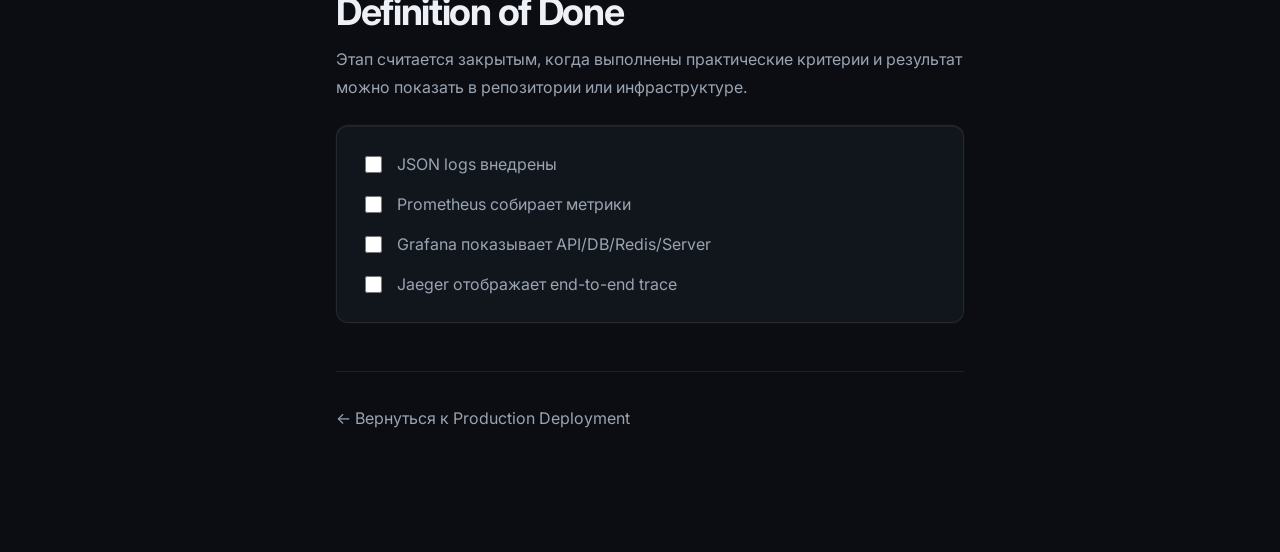
<file: stage-4-observability.html>
<!doctype html>
<html lang="ru">
<head>
  <meta charset="utf-8" />
  <meta name="viewport" content="width=device-width, initial-scale=1" />
  <title>Observability — Production Deployment Guide</title>
  <meta name="description" content="Документация этапа Observability: Добавьте структурированные логи, метрики, dashboards и distributed tracing, чтобы сервис можно было диагностировать как production-систему." />
  <link rel="preconnect" href="https://fonts.googleapis.com">
  <link rel="preconnect" href="https://fonts.gstatic.com" crossorigin>
  <link href="https://fonts.googleapis.com/css2?family=Inter:opsz,wght@14..32,400..800&family=JetBrains+Mono:wght@400;600&display=swap" rel="stylesheet">
  <link rel="stylesheet" href="css/styles.css" />
</head>
<body>
  <a class="skip-link" href="#content">Перейти к содержанию</a>
  <button class="mobile-menu" type="button" aria-controls="sidebar" aria-expanded="false" data-menu-toggle><span aria-hidden="true">☰</span> Навигация</button>
  <div class="docs-shell">
    <aside class="sidebar" id="sidebar" aria-label="Навигация по документации">
      <div class="brand"><div class="brand__mark" aria-hidden="true">PD</div><div><strong>Production Deployment</strong><span>Guide v1.0</span></div></div>
      <nav class="sidebar__nav"><p class="nav-label">Этапы</p><a href="course-overview.html">Обзор курса</a><a href="index.html">Stage 2 · Deployment</a><a href="stage-3-ci-cd.html">Stage 3 · CI/CD</a><a href="stage-4-observability.html">Stage 4 · Observability</a><a href="stage-5-cloud.html">Stage 5 · Cloud</a><a href="stage-6-kubernetes.html">Stage 6 · Kubernetes</a><a href="stage-7-architecture.html">Stage 7 · Architecture</a></nav>
      <div class="sidebar__progress" aria-label="Прогресс курса"><div class="progress-meta"><span>Stage 4</span><span>3 недели</span></div><div class="progress-bar"><span style="width:64%"></span></div><p>Переход Middle → Senior через production-практику.</p></div>
    </aside>
    <main class="content" id="content">
      <nav class="breadcrumbs" aria-label="Хлебные крошки"><a href="index.html">Roadmap</a><span>/</span><span>Stage 4</span><span>/</span><span>Observability</span></nav>
      <header class="doc-hero" id="overview"><span class="badge badge--blue">Stage 4</span><h1>Observability</h1><p class="lead">Добавьте структурированные логи, метрики, dashboards и distributed tracing, чтобы сервис можно было диагностировать как production-систему.</p><div class="hero-grid" aria-label="Ключевые параметры"><article class="metric-card"><span>Длительность</span><strong>3 недели</strong></article><article class="metric-card"><span>Формат</span><strong>Практика + runbooks</strong></article><article class="metric-card"><span>Выход</span><strong>Production capability</strong></article></div></header>
      <section class="doc-section" id="module-1">
        <div class="section-heading"><span class="badge badge--blue">Stage 4</span><h2>4.1 Logging</h2><p>Каждый запрос должен иметь request_id, user_id и latency. Используйте JSON logging, correlation IDs, structlog или loguru.</p></div>
        <div class="card-grid"><article class="card"><h3>Единый формат логов</h3><p>Практический критерий: зафиксируйте результат в репозитории, README или runbook.</p></article><article class="card"><h3>request_id проходит через все слои</h3><p>Практический критерий: зафиксируйте результат в репозитории, README или runbook.</p></article><article class="card"><h3>Ошибки содержат контекст без секретов</h3><p>Практический критерий: зафиксируйте результат в репозитории, README или runbook.</p></article></div>
      </section>
<section class="doc-section" id="module-2">
        <div class="section-heading"><span class="badge badge--blue">Stage 4</span><h2>4.2 Metrics</h2><p>Prometheus-метрики должны показывать requests/sec, errors/sec, latency, CPU и memory. Разберите Counter, Gauge, Histogram и Summary.</p></div>
        <div class="card-grid"><article class="card"><h3>Метрики доступны на /metrics</h3><p>Практический критерий: зафиксируйте результат в репозитории, README или runbook.</p></article><article class="card"><h3>Latency хранится в histogram buckets</h3><p>Практический критерий: зафиксируйте результат в репозитории, README или runbook.</p></article><article class="card"><h3>Ошибки отделены по endpoint/status</h3><p>Практический критерий: зафиксируйте результат в репозитории, README или runbook.</p></article></div>
      </section>
<section class="doc-section" id="module-3">
        <div class="section-heading"><span class="badge badge--blue">Stage 4</span><h2>4.3 Grafana</h2><p>Соберите dashboards для API, database, Redis и server.</p></div>
        <div class="card-grid"><article class="card"><h3>SLO-панель для API</h3><p>Практический критерий: зафиксируйте результат в репозитории, README или runbook.</p></article><article class="card"><h3>DB latency и slow queries</h3><p>Практический критерий: зафиксируйте результат в репозитории, README или runbook.</p></article><article class="card"><h3>Redis memory и hit rate</h3><p>Практический критерий: зафиксируйте результат в репозитории, README или runbook.</p></article></div>
      </section>
<section class="doc-section" id="module-4">
        <div class="section-heading"><span class="badge badge--blue">Stage 4</span><h2>4.4 Tracing</h2><p>OpenTelemetry и Jaeger должны показывать путь HTTP → FastAPI → Redis → PostgreSQL.</p></div>
        <div class="card-grid"><article class="card"><h3>trace_id связан с логами</h3><p>Практический критерий: зафиксируйте результат в репозитории, README или runbook.</p></article><article class="card"><h3>Спаны есть для DB и cache</h3><p>Практический критерий: зафиксируйте результат в репозитории, README или runbook.</p></article><article class="card"><h3>Медленные запросы видны в Jaeger</h3><p>Практический критерий: зафиксируйте результат в репозитории, README или runbook.</p></article></div>
      </section>

      <section class="doc-section" id="deep-dive">
        <div class="section-heading"><span class="badge badge--blue">Практический разбор</span><h2>Три сигнала production-сервиса</h2><p>Observability строится вокруг логов, метрик и трассировок. Вместе они отвечают на вопросы: что произошло, насколько часто происходит и где именно возникла задержка.</p></div>
        <div class="card-grid"><article class="card"><h3>Logs</h3><p>Пишите структурированные JSON-события с request_id, user_id, route, status_code, latency_ms и error_type. Не логируйте токены, пароли и персональные данные без необходимости.</p></article><article class="card"><h3>Metrics</h3><p>Выделите RED-метрики для API: rate, errors, duration. Для инфраструктуры добавьте CPU, memory, disk, network и database pool usage.</p></article><article class="card"><h3>Traces</h3><p>Создавайте spans для HTTP handler, SQL query, Redis call и внешних API. trace_id должен попадать в логи, чтобы связывать события и трассы.</p></article><article class="card"><h3>Alerts</h3><p>Алерт должен описывать пользовательский impact: рост 5xx, p95 latency выше SLO, отсутствие backup, заполнение диска или недоступность healthcheck.</p></article></div>
        <div class="code-window" data-code-block><div class="code-window__bar"><span>log event</span><button type="button" data-copy>Copy</button></div><pre><code>{
  "level": "info",
  "event": "request_finished",
  "request_id": "req_01J...",
  "user_id": "usr_42",
  "route": "/api/projects",
  "status_code": 200,
  "latency_ms": 37
}</code></pre></div>
      </section>

      <section class="doc-section" id="deliverables"><div class="section-heading"><span class="badge badge--green">Готовность</span><h2>Definition of Done</h2><p>Этап считается закрытым, когда выполнены практические критерии и результат можно показать в репозитории или инфраструктуре.</p></div><div class="checklist"><label><input type="checkbox"> JSON logs внедрены</label><label><input type="checkbox"> Prometheus собирает метрики</label><label><input type="checkbox"> Grafana показывает API/DB/Redis/Server</label><label><input type="checkbox"> Jaeger отображает end-to-end trace</label></div></section>
      <footer class="doc-footer"><p><a href="index.html">← Вернуться к Production Deployment</a></p></footer>
    </main>
    <aside class="rightbar" aria-label="Содержание и быстрые ссылки"><div class="rightbar__panel"><p class="nav-label">На странице</p><a href="#overview">Обзор</a><a href="#module-1">4.1 Logging</a><a href="#module-2">4.2 Metrics</a><a href="#module-3">4.3 Grafana</a><a href="#module-4">4.4 Tracing</a><a href="#deep-dive">Практический разбор</a><a href="#deliverables">Definition of Done</a></div><div class="rightbar__panel"><p class="nav-label">Прогресс чтения</p><div class="progress-bar" aria-hidden="true"><span data-reading-progress></span></div><p class="muted">Сохраняйте заметки и команды в runbook по мере прохождения.</p></div></aside>
  </div>
  <div class="overlay" data-overlay hidden></div>
  <script src="js/main.js"></script>
</body>
</html>
</file>
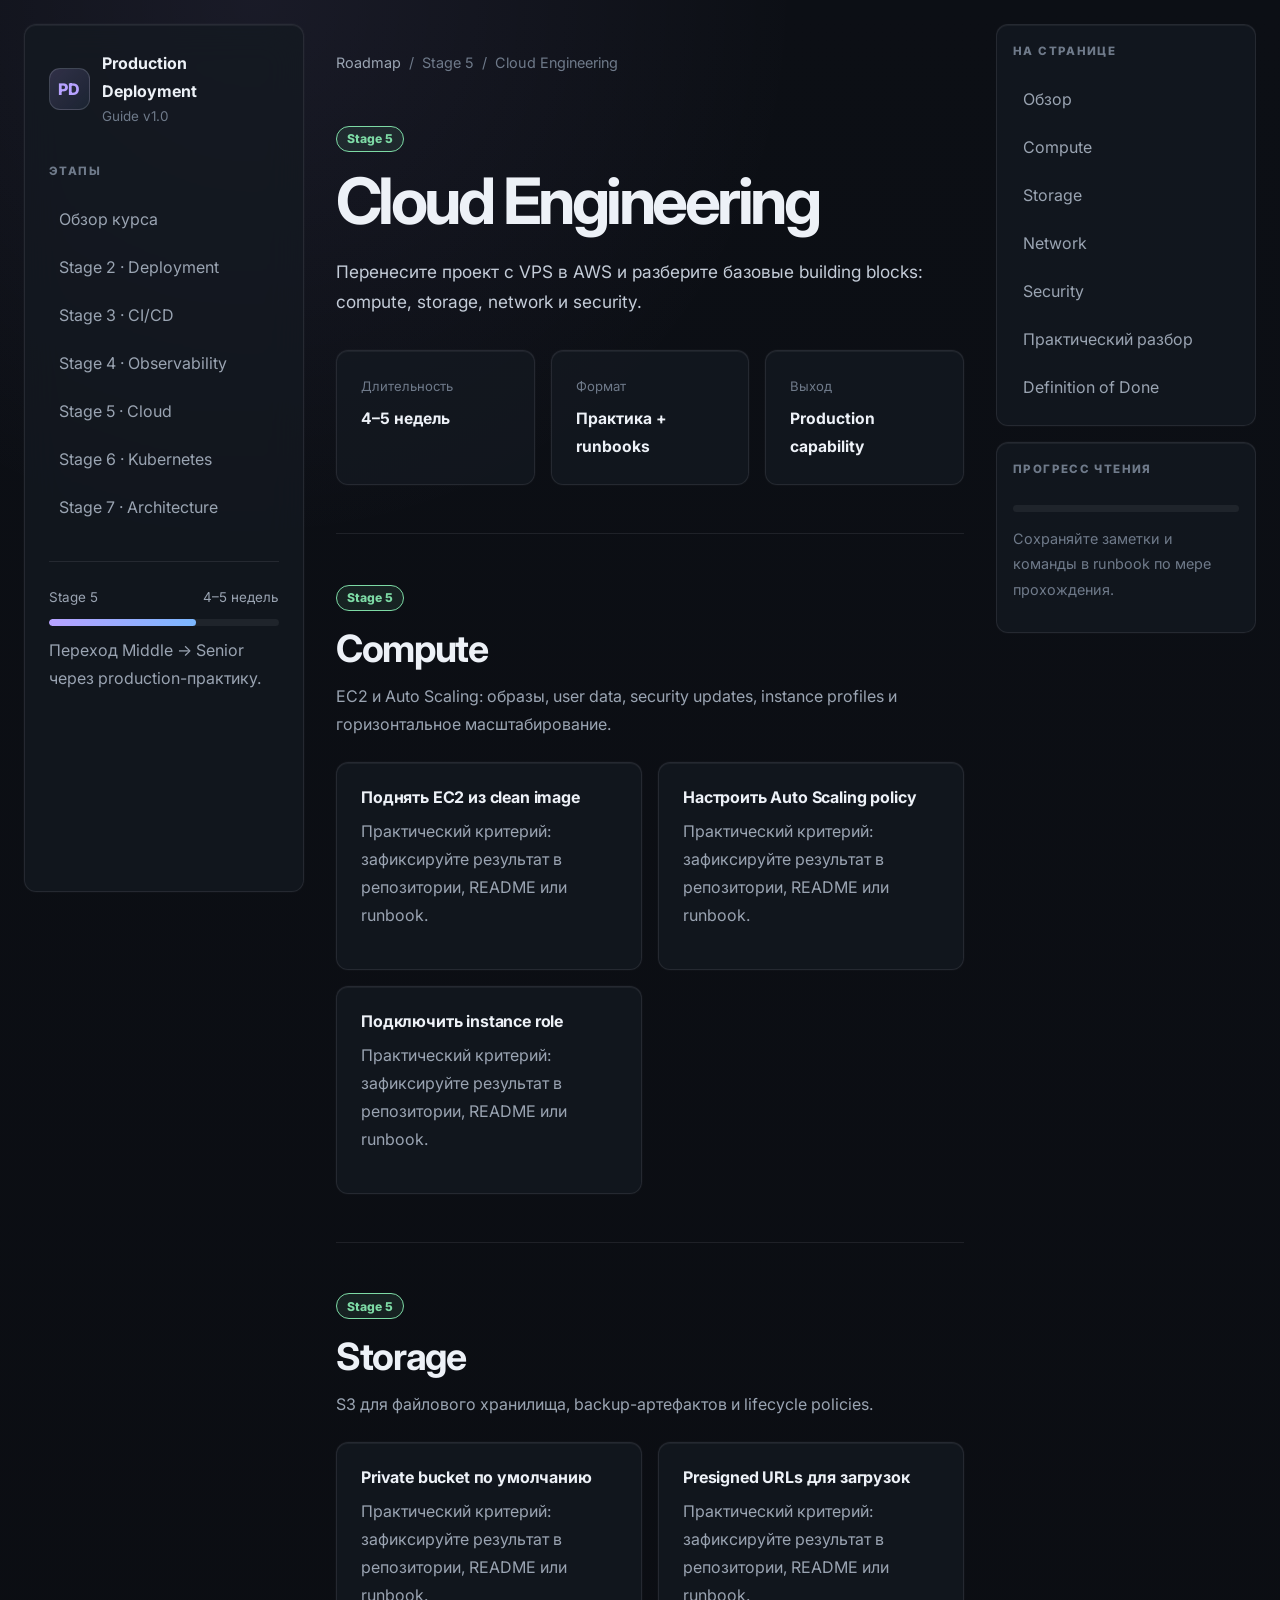
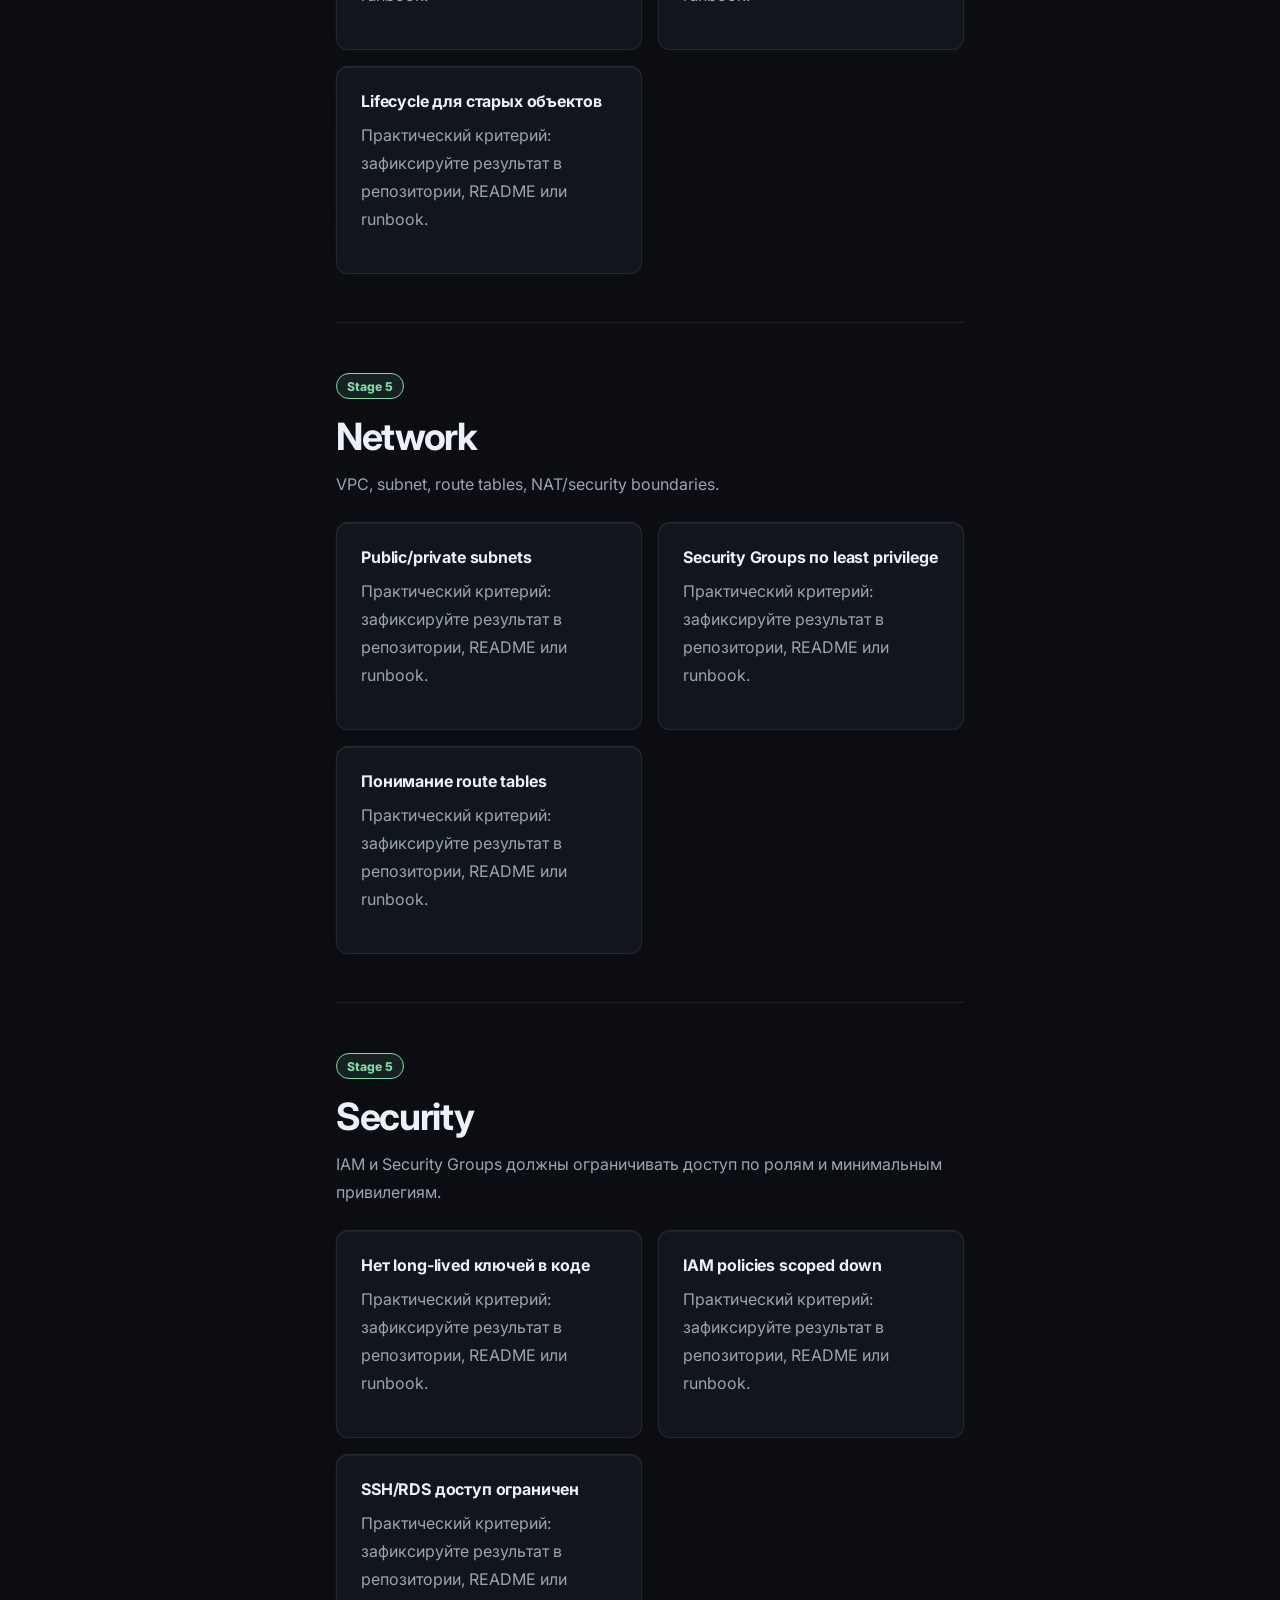
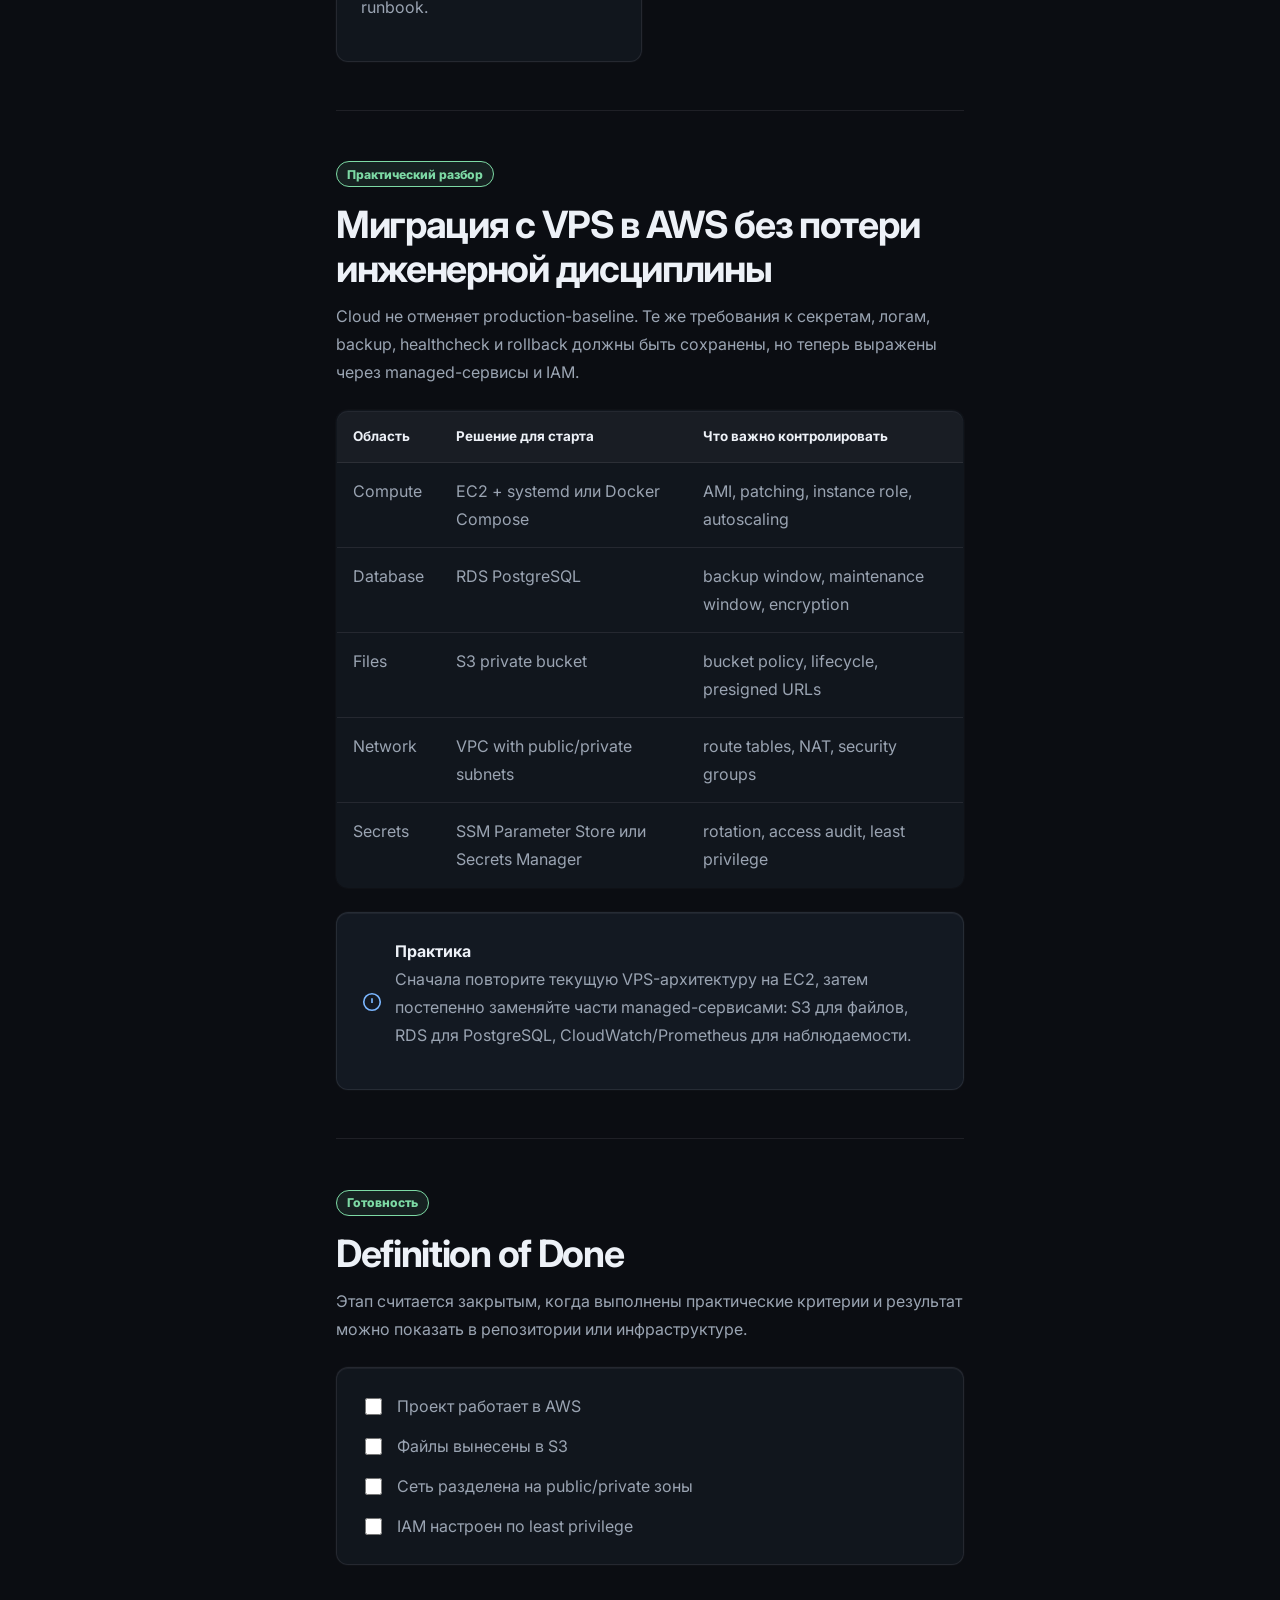
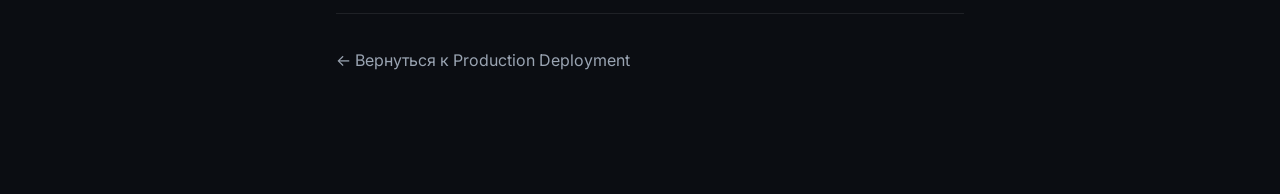
<file: stage-5-cloud.html>
<!doctype html>
<html lang="ru">
<head>
  <meta charset="utf-8" />
  <meta name="viewport" content="width=device-width, initial-scale=1" />
  <title>Cloud Engineering — Production Deployment Guide</title>
  <meta name="description" content="Документация этапа Cloud Engineering: Перенесите проект с VPS в AWS и разберите базовые building blocks: compute, storage, network и security." />
  <link rel="preconnect" href="https://fonts.googleapis.com">
  <link rel="preconnect" href="https://fonts.gstatic.com" crossorigin>
  <link href="https://fonts.googleapis.com/css2?family=Inter:opsz,wght@14..32,400..800&family=JetBrains+Mono:wght@400;600&display=swap" rel="stylesheet">
  <link rel="stylesheet" href="css/styles.css" />
</head>
<body>
  <a class="skip-link" href="#content">Перейти к содержанию</a>
  <button class="mobile-menu" type="button" aria-controls="sidebar" aria-expanded="false" data-menu-toggle><span aria-hidden="true">☰</span> Навигация</button>
  <div class="docs-shell">
    <aside class="sidebar" id="sidebar" aria-label="Навигация по документации">
      <div class="brand"><div class="brand__mark" aria-hidden="true">PD</div><div><strong>Production Deployment</strong><span>Guide v1.0</span></div></div>
      <nav class="sidebar__nav"><p class="nav-label">Этапы</p><a href="course-overview.html">Обзор курса</a><a href="index.html">Stage 2 · Deployment</a><a href="stage-3-ci-cd.html">Stage 3 · CI/CD</a><a href="stage-4-observability.html">Stage 4 · Observability</a><a href="stage-5-cloud.html">Stage 5 · Cloud</a><a href="stage-6-kubernetes.html">Stage 6 · Kubernetes</a><a href="stage-7-architecture.html">Stage 7 · Architecture</a></nav>
      <div class="sidebar__progress" aria-label="Прогресс курса"><div class="progress-meta"><span>Stage 5</span><span>4–5 недель</span></div><div class="progress-bar"><span style="width:64%"></span></div><p>Переход Middle → Senior через production-практику.</p></div>
    </aside>
    <main class="content" id="content">
      <nav class="breadcrumbs" aria-label="Хлебные крошки"><a href="index.html">Roadmap</a><span>/</span><span>Stage 5</span><span>/</span><span>Cloud Engineering</span></nav>
      <header class="doc-hero" id="overview"><span class="badge badge--green">Stage 5</span><h1>Cloud Engineering</h1><p class="lead">Перенесите проект с VPS в AWS и разберите базовые building blocks: compute, storage, network и security.</p><div class="hero-grid" aria-label="Ключевые параметры"><article class="metric-card"><span>Длительность</span><strong>4–5 недель</strong></article><article class="metric-card"><span>Формат</span><strong>Практика + runbooks</strong></article><article class="metric-card"><span>Выход</span><strong>Production capability</strong></article></div></header>
      <section class="doc-section" id="module-1">
        <div class="section-heading"><span class="badge badge--green">Stage 5</span><h2>Compute</h2><p>EC2 и Auto Scaling: образы, user data, security updates, instance profiles и горизонтальное масштабирование.</p></div>
        <div class="card-grid"><article class="card"><h3>Поднять EC2 из clean image</h3><p>Практический критерий: зафиксируйте результат в репозитории, README или runbook.</p></article><article class="card"><h3>Настроить Auto Scaling policy</h3><p>Практический критерий: зафиксируйте результат в репозитории, README или runbook.</p></article><article class="card"><h3>Подключить instance role</h3><p>Практический критерий: зафиксируйте результат в репозитории, README или runbook.</p></article></div>
      </section>
<section class="doc-section" id="module-2">
        <div class="section-heading"><span class="badge badge--green">Stage 5</span><h2>Storage</h2><p>S3 для файлового хранилища, backup-артефактов и lifecycle policies.</p></div>
        <div class="card-grid"><article class="card"><h3>Private bucket по умолчанию</h3><p>Практический критерий: зафиксируйте результат в репозитории, README или runbook.</p></article><article class="card"><h3>Presigned URLs для загрузок</h3><p>Практический критерий: зафиксируйте результат в репозитории, README или runbook.</p></article><article class="card"><h3>Lifecycle для старых объектов</h3><p>Практический критерий: зафиксируйте результат в репозитории, README или runbook.</p></article></div>
      </section>
<section class="doc-section" id="module-3">
        <div class="section-heading"><span class="badge badge--green">Stage 5</span><h2>Network</h2><p>VPC, subnet, route tables, NAT/security boundaries.</p></div>
        <div class="card-grid"><article class="card"><h3>Public/private subnets</h3><p>Практический критерий: зафиксируйте результат в репозитории, README или runbook.</p></article><article class="card"><h3>Security Groups по least privilege</h3><p>Практический критерий: зафиксируйте результат в репозитории, README или runbook.</p></article><article class="card"><h3>Понимание route tables</h3><p>Практический критерий: зафиксируйте результат в репозитории, README или runbook.</p></article></div>
      </section>
<section class="doc-section" id="module-4">
        <div class="section-heading"><span class="badge badge--green">Stage 5</span><h2>Security</h2><p>IAM и Security Groups должны ограничивать доступ по ролям и минимальным привилегиям.</p></div>
        <div class="card-grid"><article class="card"><h3>Нет long-lived ключей в коде</h3><p>Практический критерий: зафиксируйте результат в репозитории, README или runbook.</p></article><article class="card"><h3>IAM policies scoped down</h3><p>Практический критерий: зафиксируйте результат в репозитории, README или runbook.</p></article><article class="card"><h3>SSH/RDS доступ ограничен</h3><p>Практический критерий: зафиксируйте результат в репозитории, README или runbook.</p></article></div>
      </section>

      <section class="doc-section" id="deep-dive">
        <div class="section-heading"><span class="badge badge--green">Практический разбор</span><h2>Миграция с VPS в AWS без потери инженерной дисциплины</h2><p>Cloud не отменяет production-baseline. Те же требования к секретам, логам, backup, healthcheck и rollback должны быть сохранены, но теперь выражены через managed-сервисы и IAM.</p></div>
        <table class="doc-table"><thead><tr><th>Область</th><th>Решение для старта</th><th>Что важно контролировать</th></tr></thead><tbody><tr><td>Compute</td><td>EC2 + systemd или Docker Compose</td><td>AMI, patching, instance role, autoscaling</td></tr><tr><td>Database</td><td>RDS PostgreSQL</td><td>backup window, maintenance window, encryption</td></tr><tr><td>Files</td><td>S3 private bucket</td><td>bucket policy, lifecycle, presigned URLs</td></tr><tr><td>Network</td><td>VPC with public/private subnets</td><td>route tables, NAT, security groups</td></tr><tr><td>Secrets</td><td>SSM Parameter Store или Secrets Manager</td><td>rotation, access audit, least privilege</td></tr></tbody></table>
        <div class="alert alert--info"><svg viewBox="0 0 24 24" aria-hidden="true"><path d="M12 8v5m0 4h.01M21 12a9 9 0 1 1-18 0 9 9 0 0 1 18 0Z"/></svg><div><strong>Практика</strong><p>Сначала повторите текущую VPS-архитектуру на EC2, затем постепенно заменяйте части managed-сервисами: S3 для файлов, RDS для PostgreSQL, CloudWatch/Prometheus для наблюдаемости.</p></div></div>
      </section>

      <section class="doc-section" id="deliverables"><div class="section-heading"><span class="badge badge--green">Готовность</span><h2>Definition of Done</h2><p>Этап считается закрытым, когда выполнены практические критерии и результат можно показать в репозитории или инфраструктуре.</p></div><div class="checklist"><label><input type="checkbox"> Проект работает в AWS</label><label><input type="checkbox"> Файлы вынесены в S3</label><label><input type="checkbox"> Сеть разделена на public/private зоны</label><label><input type="checkbox"> IAM настроен по least privilege</label></div></section>
      <footer class="doc-footer"><p><a href="index.html">← Вернуться к Production Deployment</a></p></footer>
    </main>
    <aside class="rightbar" aria-label="Содержание и быстрые ссылки"><div class="rightbar__panel"><p class="nav-label">На странице</p><a href="#overview">Обзор</a><a href="#module-1">Compute</a><a href="#module-2">Storage</a><a href="#module-3">Network</a><a href="#module-4">Security</a><a href="#deep-dive">Практический разбор</a><a href="#deliverables">Definition of Done</a></div><div class="rightbar__panel"><p class="nav-label">Прогресс чтения</p><div class="progress-bar" aria-hidden="true"><span data-reading-progress></span></div><p class="muted">Сохраняйте заметки и команды в runbook по мере прохождения.</p></div></aside>
  </div>
  <div class="overlay" data-overlay hidden></div>
  <script src="js/main.js"></script>
</body>
</html>
</file>
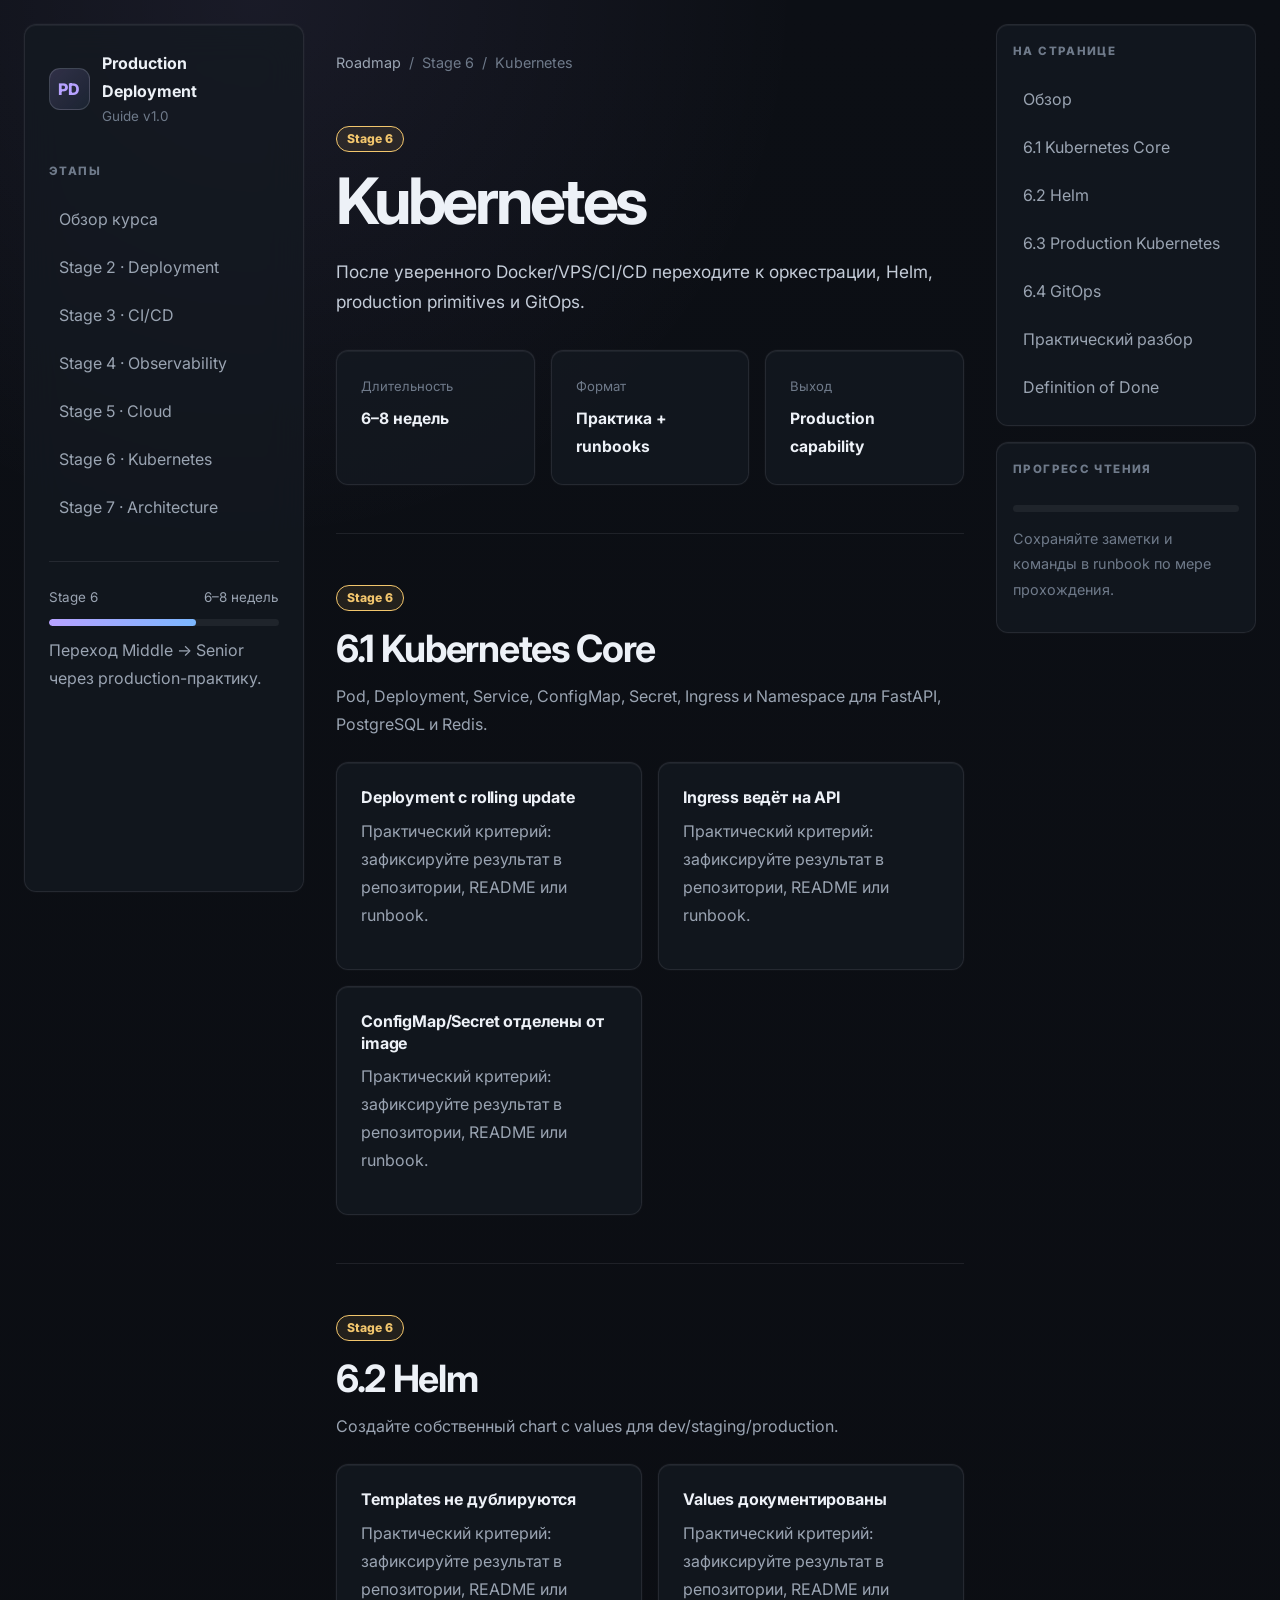
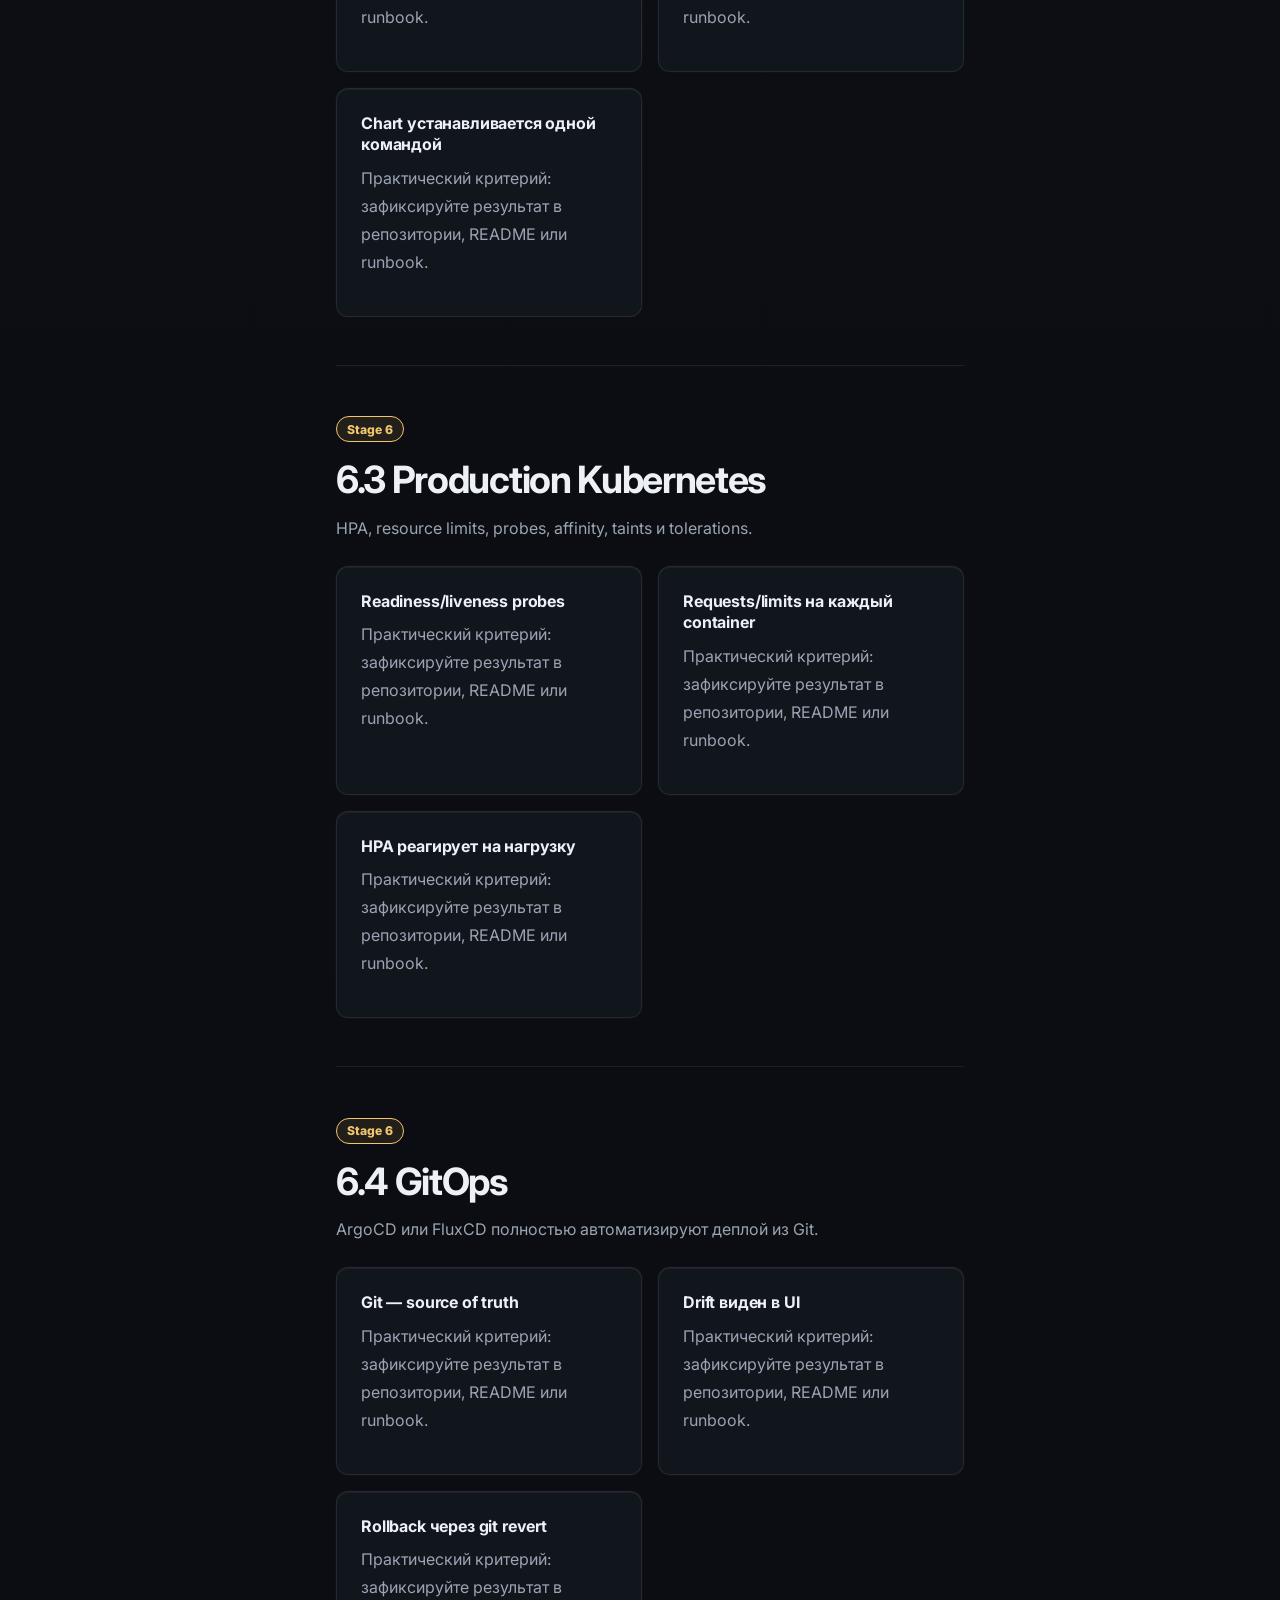
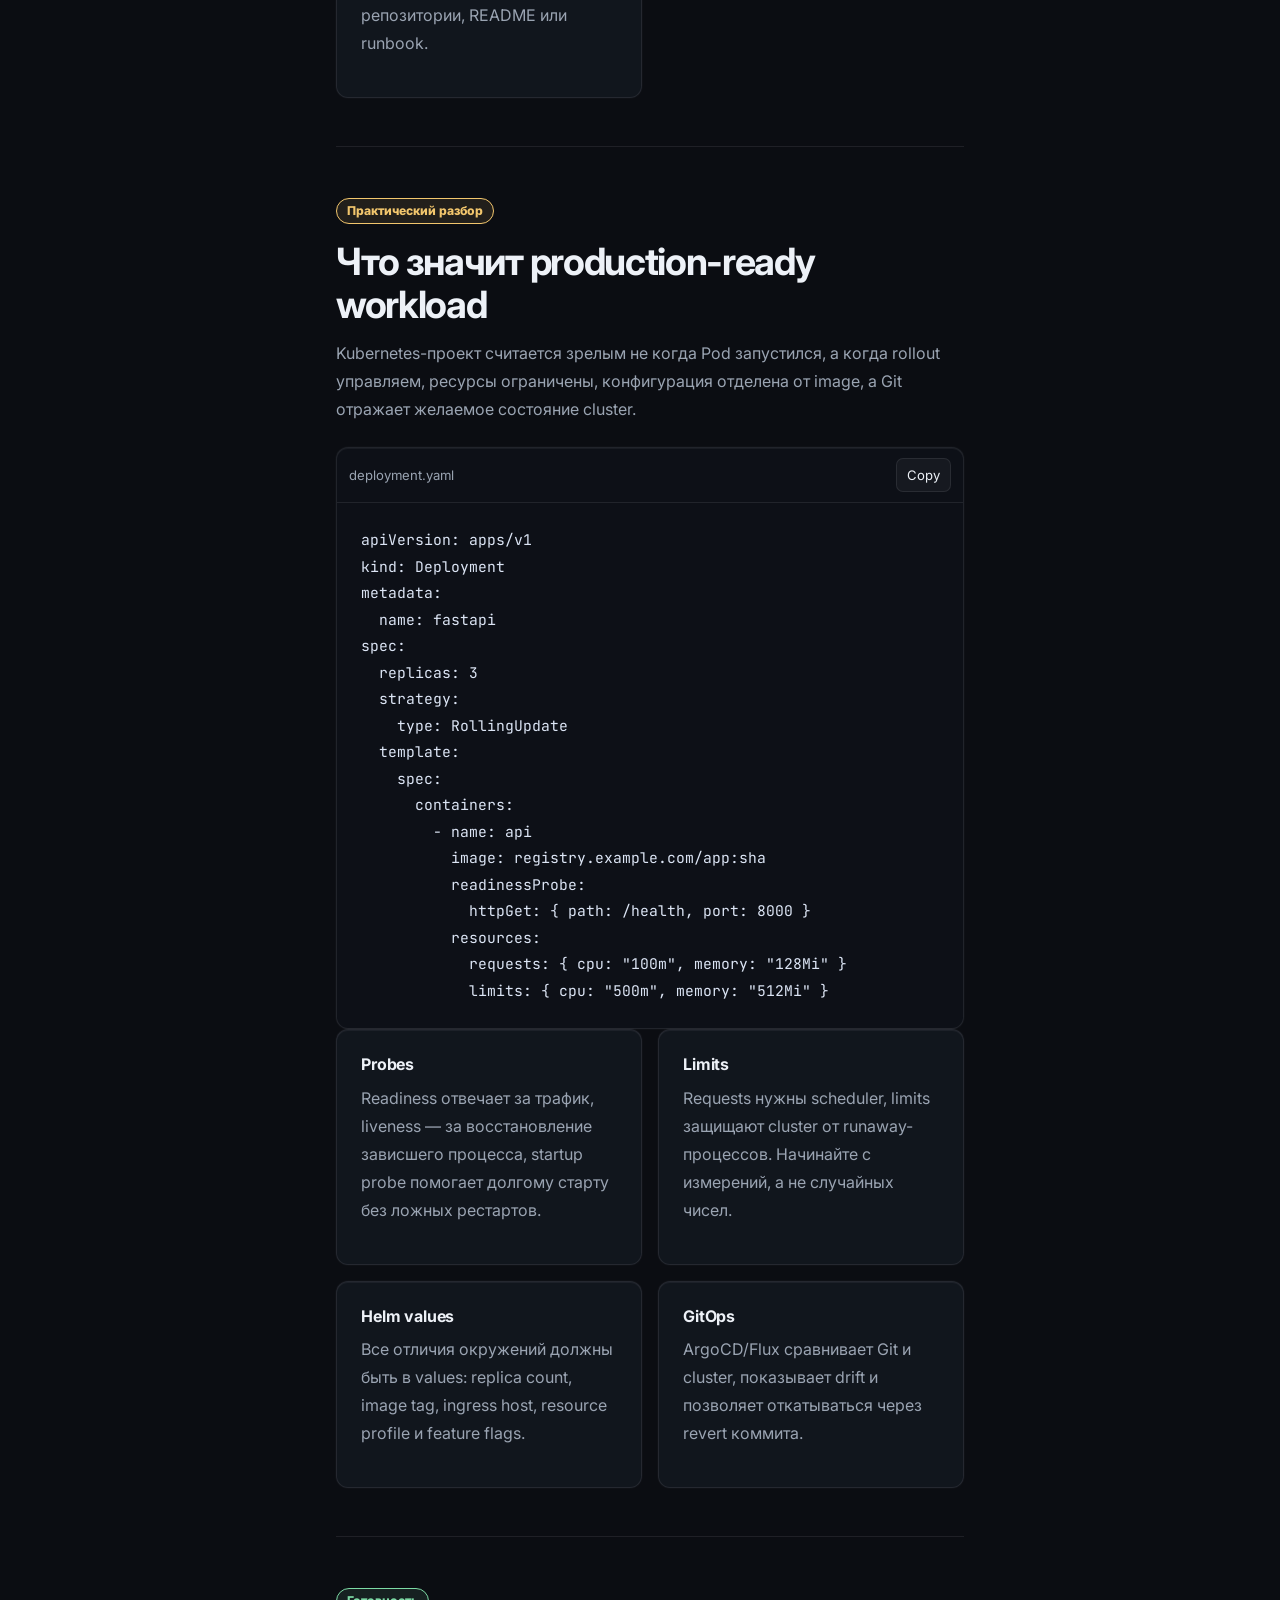
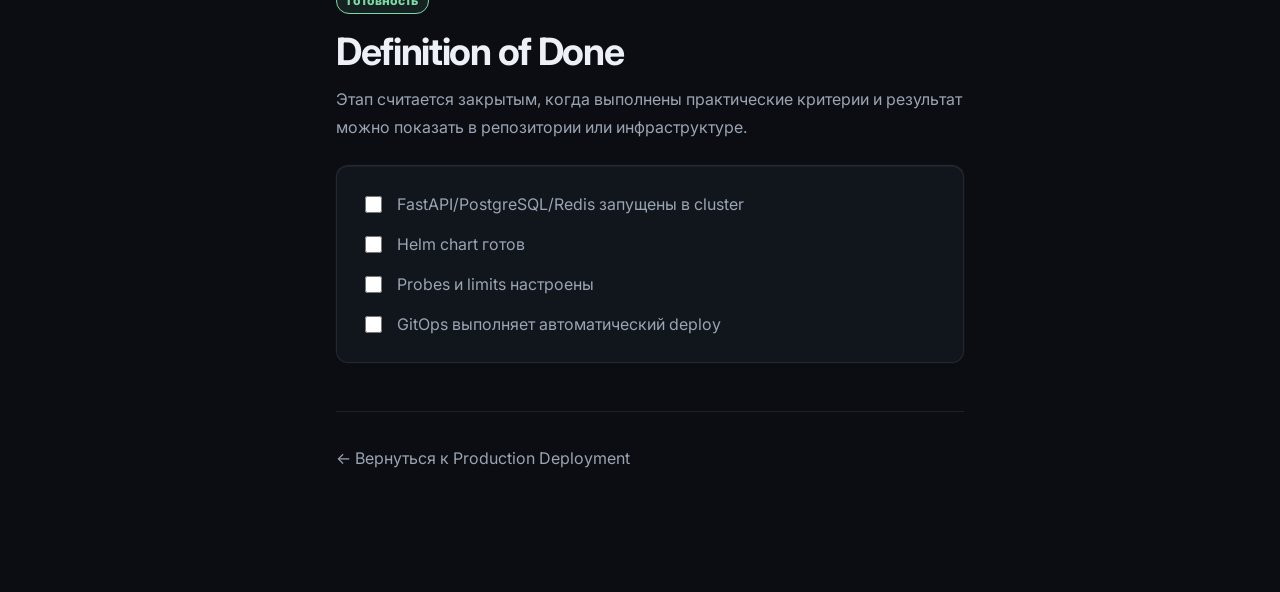
<file: stage-6-kubernetes.html>
<!doctype html>
<html lang="ru">
<head>
  <meta charset="utf-8" />
  <meta name="viewport" content="width=device-width, initial-scale=1" />
  <title>Kubernetes — Production Deployment Guide</title>
  <meta name="description" content="Документация этапа Kubernetes: После уверенного Docker/VPS/CI/CD переходите к оркестрации, Helm, production primitives и GitOps." />
  <link rel="preconnect" href="https://fonts.googleapis.com">
  <link rel="preconnect" href="https://fonts.gstatic.com" crossorigin>
  <link href="https://fonts.googleapis.com/css2?family=Inter:opsz,wght@14..32,400..800&family=JetBrains+Mono:wght@400;600&display=swap" rel="stylesheet">
  <link rel="stylesheet" href="css/styles.css" />
</head>
<body>
  <a class="skip-link" href="#content">Перейти к содержанию</a>
  <button class="mobile-menu" type="button" aria-controls="sidebar" aria-expanded="false" data-menu-toggle><span aria-hidden="true">☰</span> Навигация</button>
  <div class="docs-shell">
    <aside class="sidebar" id="sidebar" aria-label="Навигация по документации">
      <div class="brand"><div class="brand__mark" aria-hidden="true">PD</div><div><strong>Production Deployment</strong><span>Guide v1.0</span></div></div>
      <nav class="sidebar__nav"><p class="nav-label">Этапы</p><a href="course-overview.html">Обзор курса</a><a href="index.html">Stage 2 · Deployment</a><a href="stage-3-ci-cd.html">Stage 3 · CI/CD</a><a href="stage-4-observability.html">Stage 4 · Observability</a><a href="stage-5-cloud.html">Stage 5 · Cloud</a><a href="stage-6-kubernetes.html">Stage 6 · Kubernetes</a><a href="stage-7-architecture.html">Stage 7 · Architecture</a></nav>
      <div class="sidebar__progress" aria-label="Прогресс курса"><div class="progress-meta"><span>Stage 6</span><span>6–8 недель</span></div><div class="progress-bar"><span style="width:64%"></span></div><p>Переход Middle → Senior через production-практику.</p></div>
    </aside>
    <main class="content" id="content">
      <nav class="breadcrumbs" aria-label="Хлебные крошки"><a href="index.html">Roadmap</a><span>/</span><span>Stage 6</span><span>/</span><span>Kubernetes</span></nav>
      <header class="doc-hero" id="overview"><span class="badge badge--amber">Stage 6</span><h1>Kubernetes</h1><p class="lead">После уверенного Docker/VPS/CI/CD переходите к оркестрации, Helm, production primitives и GitOps.</p><div class="hero-grid" aria-label="Ключевые параметры"><article class="metric-card"><span>Длительность</span><strong>6–8 недель</strong></article><article class="metric-card"><span>Формат</span><strong>Практика + runbooks</strong></article><article class="metric-card"><span>Выход</span><strong>Production capability</strong></article></div></header>
      <section class="doc-section" id="module-1">
        <div class="section-heading"><span class="badge badge--amber">Stage 6</span><h2>6.1 Kubernetes Core</h2><p>Pod, Deployment, Service, ConfigMap, Secret, Ingress и Namespace для FastAPI, PostgreSQL и Redis.</p></div>
        <div class="card-grid"><article class="card"><h3>Deployment с rolling update</h3><p>Практический критерий: зафиксируйте результат в репозитории, README или runbook.</p></article><article class="card"><h3>Ingress ведёт на API</h3><p>Практический критерий: зафиксируйте результат в репозитории, README или runbook.</p></article><article class="card"><h3>ConfigMap/Secret отделены от image</h3><p>Практический критерий: зафиксируйте результат в репозитории, README или runbook.</p></article></div>
      </section>
<section class="doc-section" id="module-2">
        <div class="section-heading"><span class="badge badge--amber">Stage 6</span><h2>6.2 Helm</h2><p>Создайте собственный chart с values для dev/staging/production.</p></div>
        <div class="card-grid"><article class="card"><h3>Templates не дублируются</h3><p>Практический критерий: зафиксируйте результат в репозитории, README или runbook.</p></article><article class="card"><h3>Values документированы</h3><p>Практический критерий: зафиксируйте результат в репозитории, README или runbook.</p></article><article class="card"><h3>Chart устанавливается одной командой</h3><p>Практический критерий: зафиксируйте результат в репозитории, README или runbook.</p></article></div>
      </section>
<section class="doc-section" id="module-3">
        <div class="section-heading"><span class="badge badge--amber">Stage 6</span><h2>6.3 Production Kubernetes</h2><p>HPA, resource limits, probes, affinity, taints и tolerations.</p></div>
        <div class="card-grid"><article class="card"><h3>Readiness/liveness probes</h3><p>Практический критерий: зафиксируйте результат в репозитории, README или runbook.</p></article><article class="card"><h3>Requests/limits на каждый container</h3><p>Практический критерий: зафиксируйте результат в репозитории, README или runbook.</p></article><article class="card"><h3>HPA реагирует на нагрузку</h3><p>Практический критерий: зафиксируйте результат в репозитории, README или runbook.</p></article></div>
      </section>
<section class="doc-section" id="module-4">
        <div class="section-heading"><span class="badge badge--amber">Stage 6</span><h2>6.4 GitOps</h2><p>ArgoCD или FluxCD полностью автоматизируют деплой из Git.</p></div>
        <div class="card-grid"><article class="card"><h3>Git — source of truth</h3><p>Практический критерий: зафиксируйте результат в репозитории, README или runbook.</p></article><article class="card"><h3>Drift виден в UI</h3><p>Практический критерий: зафиксируйте результат в репозитории, README или runbook.</p></article><article class="card"><h3>Rollback через git revert</h3><p>Практический критерий: зафиксируйте результат в репозитории, README или runbook.</p></article></div>
      </section>

      <section class="doc-section" id="deep-dive">
        <div class="section-heading"><span class="badge badge--amber">Практический разбор</span><h2>Что значит production-ready workload</h2><p>Kubernetes-проект считается зрелым не когда Pod запустился, а когда rollout управляем, ресурсы ограничены, конфигурация отделена от image, а Git отражает желаемое состояние cluster.</p></div>
        <div class="code-window" data-code-block><div class="code-window__bar"><span>deployment.yaml</span><button type="button" data-copy>Copy</button></div><pre><code>apiVersion: apps/v1
kind: Deployment
metadata:
  name: fastapi
spec:
  replicas: 3
  strategy:
    type: RollingUpdate
  template:
    spec:
      containers:
        - name: api
          image: registry.example.com/app:sha
          readinessProbe:
            httpGet: { path: /health, port: 8000 }
          resources:
            requests: { cpu: "100m", memory: "128Mi" }
            limits: { cpu: "500m", memory: "512Mi" }</code></pre></div>
        <div class="card-grid"><article class="card"><h3>Probes</h3><p>Readiness отвечает за трафик, liveness — за восстановление зависшего процесса, startup probe помогает долгому старту без ложных рестартов.</p></article><article class="card"><h3>Limits</h3><p>Requests нужны scheduler, limits защищают cluster от runaway-процессов. Начинайте с измерений, а не случайных чисел.</p></article><article class="card"><h3>Helm values</h3><p>Все отличия окружений должны быть в values: replica count, image tag, ingress host, resource profile и feature flags.</p></article><article class="card"><h3>GitOps</h3><p>ArgoCD/Flux сравнивает Git и cluster, показывает drift и позволяет откатываться через revert коммита.</p></article></div>
      </section>

      <section class="doc-section" id="deliverables"><div class="section-heading"><span class="badge badge--green">Готовность</span><h2>Definition of Done</h2><p>Этап считается закрытым, когда выполнены практические критерии и результат можно показать в репозитории или инфраструктуре.</p></div><div class="checklist"><label><input type="checkbox"> FastAPI/PostgreSQL/Redis запущены в cluster</label><label><input type="checkbox"> Helm chart готов</label><label><input type="checkbox"> Probes и limits настроены</label><label><input type="checkbox"> GitOps выполняет автоматический deploy</label></div></section>
      <footer class="doc-footer"><p><a href="index.html">← Вернуться к Production Deployment</a></p></footer>
    </main>
    <aside class="rightbar" aria-label="Содержание и быстрые ссылки"><div class="rightbar__panel"><p class="nav-label">На странице</p><a href="#overview">Обзор</a><a href="#module-1">6.1 Kubernetes Core</a><a href="#module-2">6.2 Helm</a><a href="#module-3">6.3 Production Kubernetes</a><a href="#module-4">6.4 GitOps</a><a href="#deep-dive">Практический разбор</a><a href="#deliverables">Definition of Done</a></div><div class="rightbar__panel"><p class="nav-label">Прогресс чтения</p><div class="progress-bar" aria-hidden="true"><span data-reading-progress></span></div><p class="muted">Сохраняйте заметки и команды в runbook по мере прохождения.</p></div></aside>
  </div>
  <div class="overlay" data-overlay hidden></div>
  <script src="js/main.js"></script>
</body>
</html>
</file>
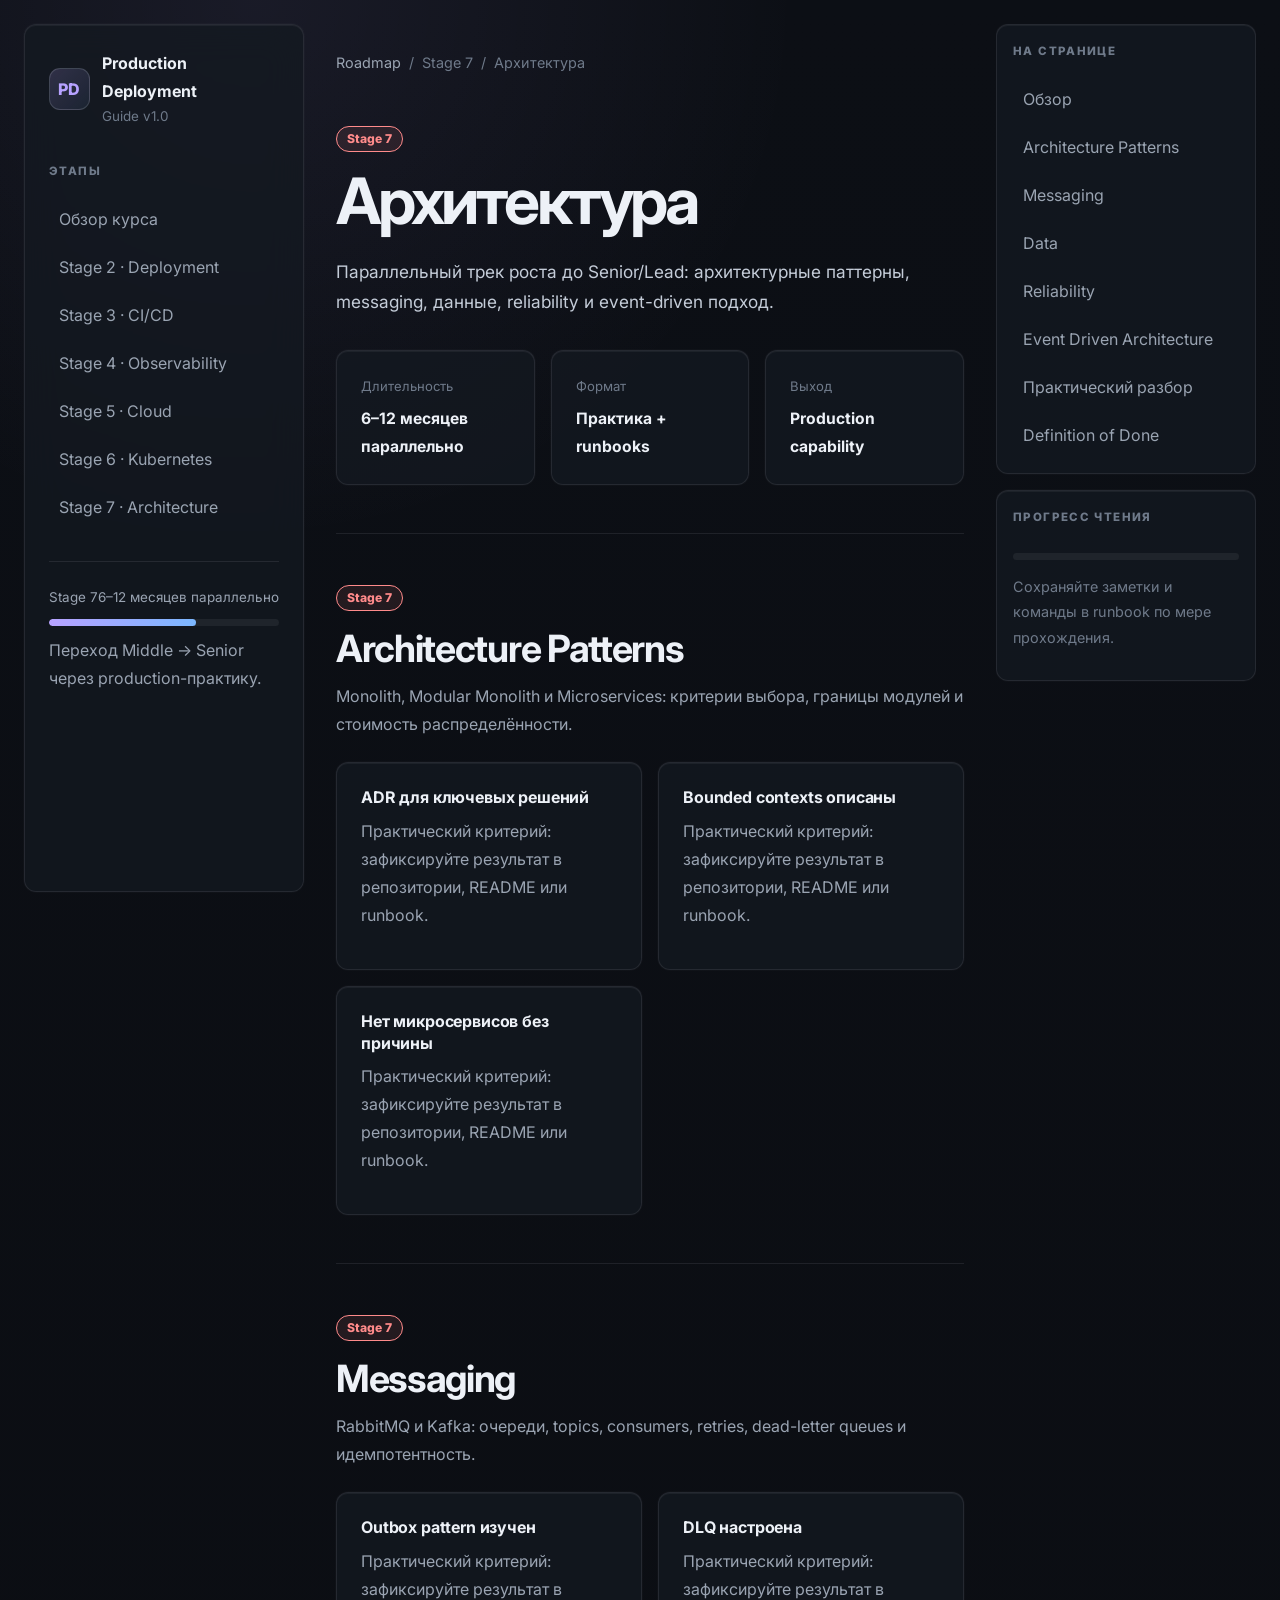
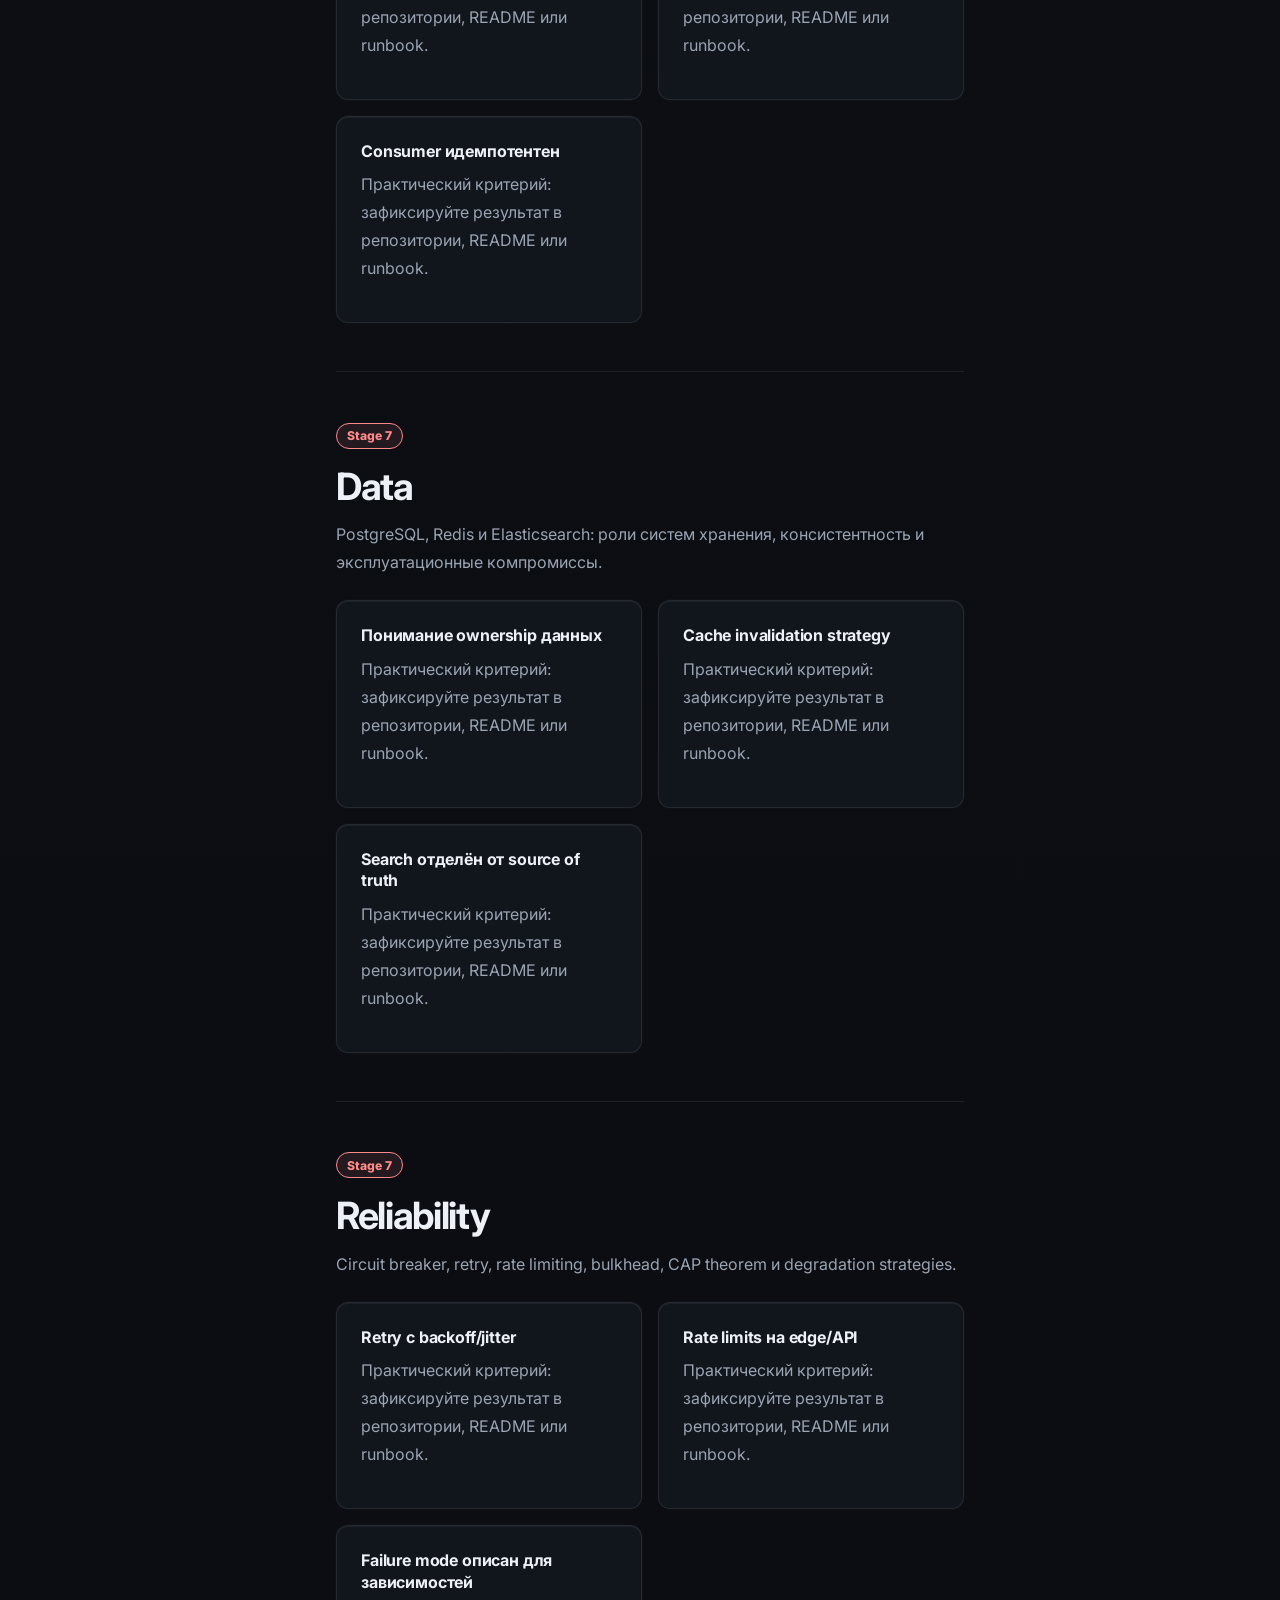
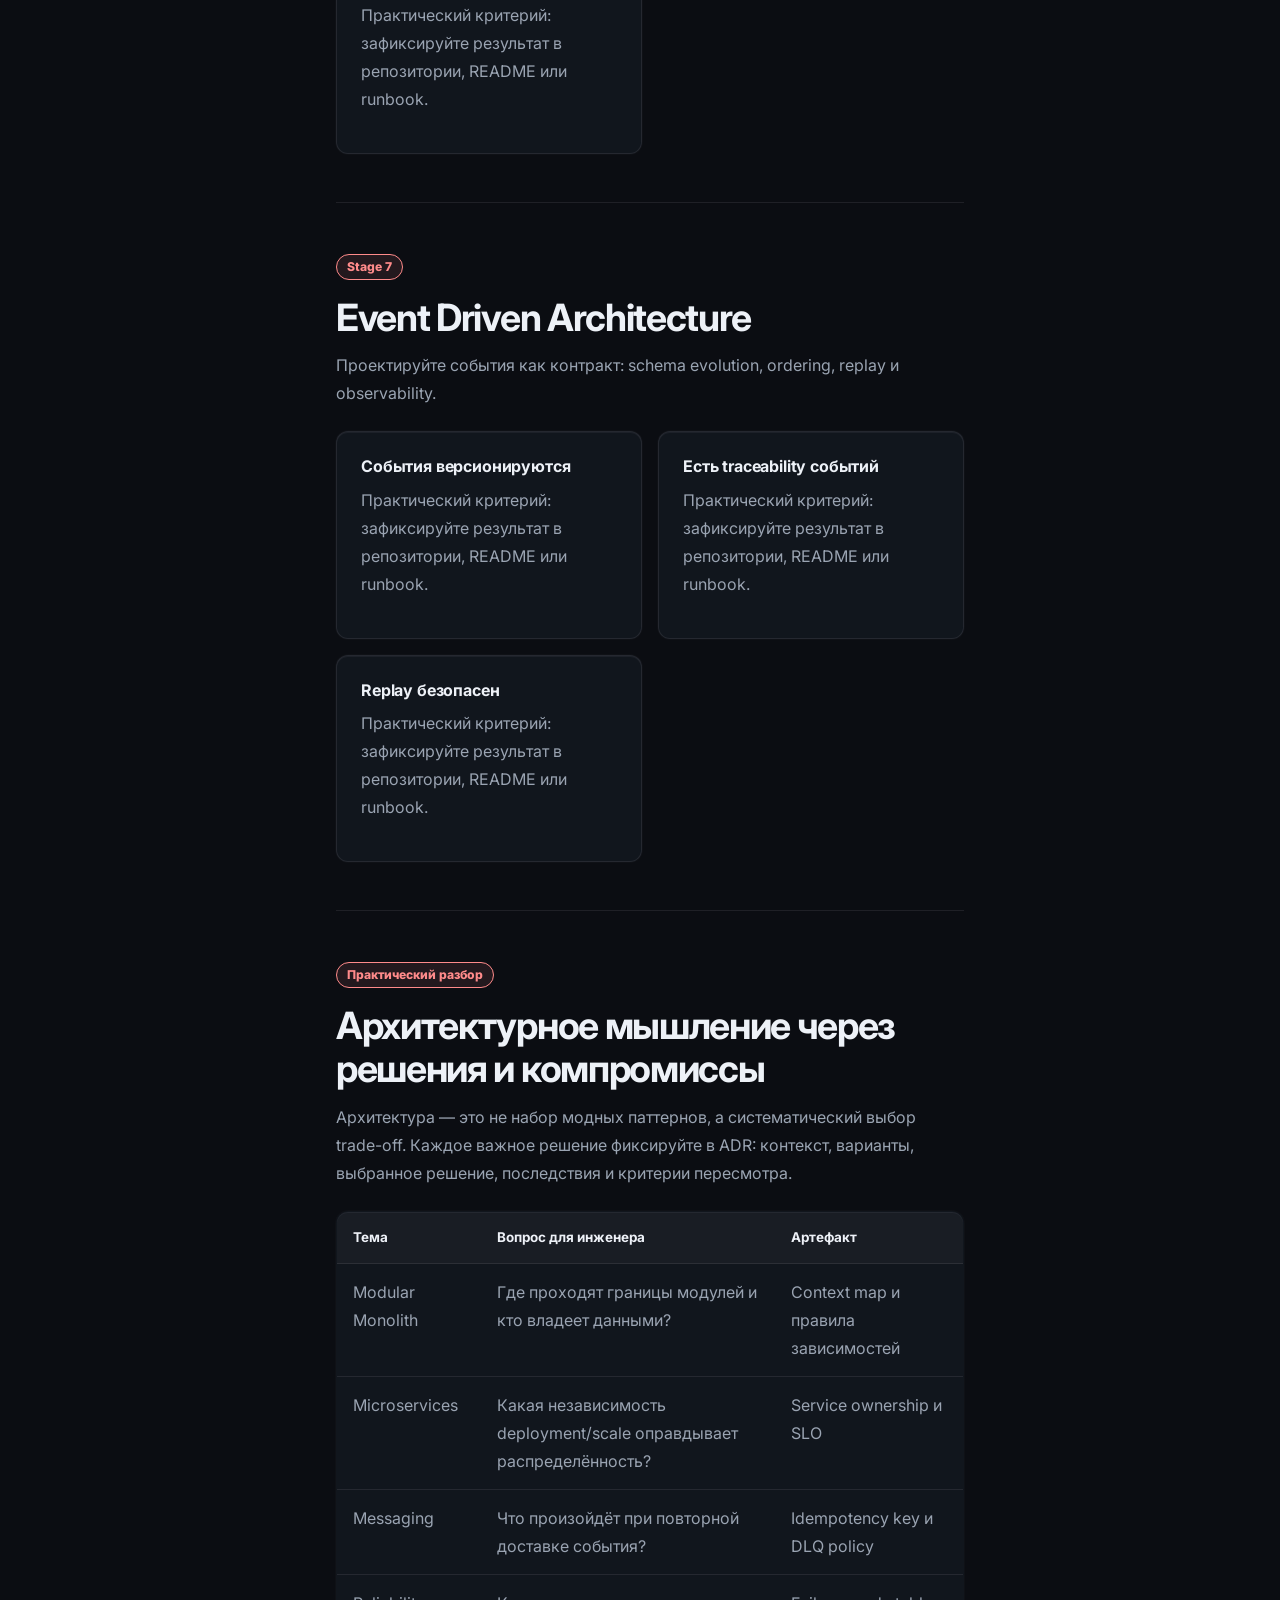
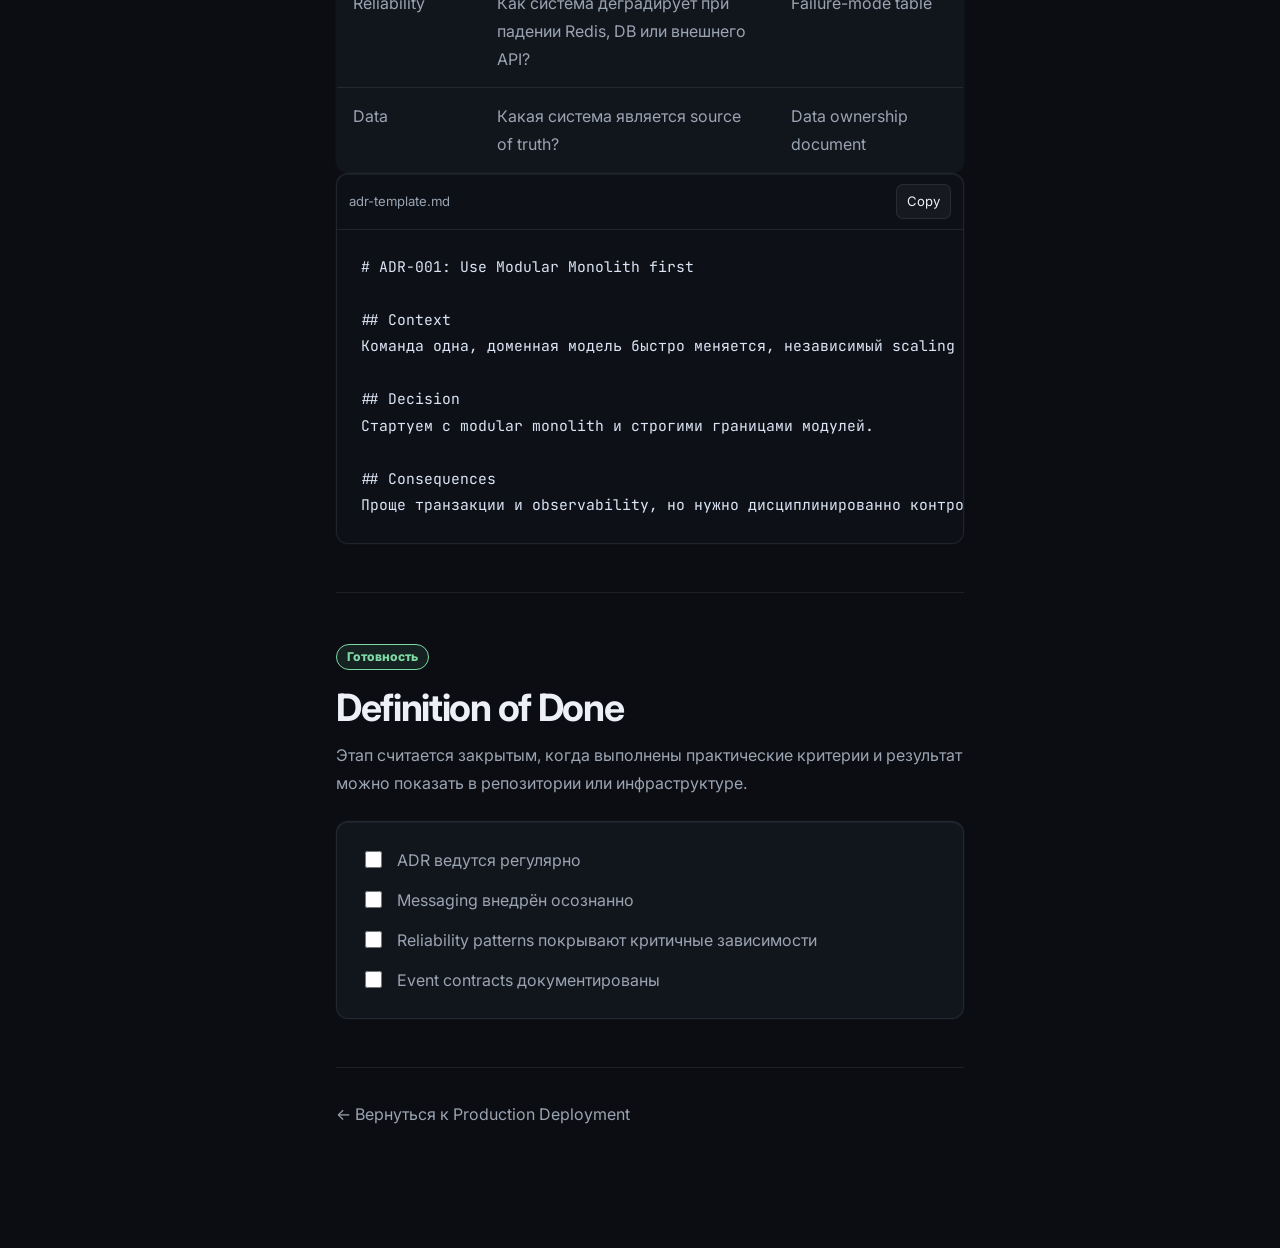
<file: stage-7-architecture.html>
<!doctype html>
<html lang="ru">
<head>
  <meta charset="utf-8" />
  <meta name="viewport" content="width=device-width, initial-scale=1" />
  <title>Архитектура — Production Deployment Guide</title>
  <meta name="description" content="Документация этапа Архитектура: Параллельный трек роста до Senior/Lead: архитектурные паттерны, messaging, данные, reliability и event-driven подход." />
  <link rel="preconnect" href="https://fonts.googleapis.com">
  <link rel="preconnect" href="https://fonts.gstatic.com" crossorigin>
  <link href="https://fonts.googleapis.com/css2?family=Inter:opsz,wght@14..32,400..800&family=JetBrains+Mono:wght@400;600&display=swap" rel="stylesheet">
  <link rel="stylesheet" href="css/styles.css" />
</head>
<body>
  <a class="skip-link" href="#content">Перейти к содержанию</a>
  <button class="mobile-menu" type="button" aria-controls="sidebar" aria-expanded="false" data-menu-toggle><span aria-hidden="true">☰</span> Навигация</button>
  <div class="docs-shell">
    <aside class="sidebar" id="sidebar" aria-label="Навигация по документации">
      <div class="brand"><div class="brand__mark" aria-hidden="true">PD</div><div><strong>Production Deployment</strong><span>Guide v1.0</span></div></div>
      <nav class="sidebar__nav"><p class="nav-label">Этапы</p><a href="course-overview.html">Обзор курса</a><a href="index.html">Stage 2 · Deployment</a><a href="stage-3-ci-cd.html">Stage 3 · CI/CD</a><a href="stage-4-observability.html">Stage 4 · Observability</a><a href="stage-5-cloud.html">Stage 5 · Cloud</a><a href="stage-6-kubernetes.html">Stage 6 · Kubernetes</a><a href="stage-7-architecture.html">Stage 7 · Architecture</a></nav>
      <div class="sidebar__progress" aria-label="Прогресс курса"><div class="progress-meta"><span>Stage 7</span><span>6–12 месяцев параллельно</span></div><div class="progress-bar"><span style="width:64%"></span></div><p>Переход Middle → Senior через production-практику.</p></div>
    </aside>
    <main class="content" id="content">
      <nav class="breadcrumbs" aria-label="Хлебные крошки"><a href="index.html">Roadmap</a><span>/</span><span>Stage 7</span><span>/</span><span>Архитектура</span></nav>
      <header class="doc-hero" id="overview"><span class="badge badge--red">Stage 7</span><h1>Архитектура</h1><p class="lead">Параллельный трек роста до Senior/Lead: архитектурные паттерны, messaging, данные, reliability и event-driven подход.</p><div class="hero-grid" aria-label="Ключевые параметры"><article class="metric-card"><span>Длительность</span><strong>6–12 месяцев параллельно</strong></article><article class="metric-card"><span>Формат</span><strong>Практика + runbooks</strong></article><article class="metric-card"><span>Выход</span><strong>Production capability</strong></article></div></header>
      <section class="doc-section" id="module-1">
        <div class="section-heading"><span class="badge badge--red">Stage 7</span><h2>Architecture Patterns</h2><p>Monolith, Modular Monolith и Microservices: критерии выбора, границы модулей и стоимость распределённости.</p></div>
        <div class="card-grid"><article class="card"><h3>ADR для ключевых решений</h3><p>Практический критерий: зафиксируйте результат в репозитории, README или runbook.</p></article><article class="card"><h3>Bounded contexts описаны</h3><p>Практический критерий: зафиксируйте результат в репозитории, README или runbook.</p></article><article class="card"><h3>Нет микросервисов без причины</h3><p>Практический критерий: зафиксируйте результат в репозитории, README или runbook.</p></article></div>
      </section>
<section class="doc-section" id="module-2">
        <div class="section-heading"><span class="badge badge--red">Stage 7</span><h2>Messaging</h2><p>RabbitMQ и Kafka: очереди, topics, consumers, retries, dead-letter queues и идемпотентность.</p></div>
        <div class="card-grid"><article class="card"><h3>Outbox pattern изучен</h3><p>Практический критерий: зафиксируйте результат в репозитории, README или runbook.</p></article><article class="card"><h3>DLQ настроена</h3><p>Практический критерий: зафиксируйте результат в репозитории, README или runbook.</p></article><article class="card"><h3>Consumer идемпотентен</h3><p>Практический критерий: зафиксируйте результат в репозитории, README или runbook.</p></article></div>
      </section>
<section class="doc-section" id="module-3">
        <div class="section-heading"><span class="badge badge--red">Stage 7</span><h2>Data</h2><p>PostgreSQL, Redis и Elasticsearch: роли систем хранения, консистентность и эксплуатационные компромиссы.</p></div>
        <div class="card-grid"><article class="card"><h3>Понимание ownership данных</h3><p>Практический критерий: зафиксируйте результат в репозитории, README или runbook.</p></article><article class="card"><h3>Cache invalidation strategy</h3><p>Практический критерий: зафиксируйте результат в репозитории, README или runbook.</p></article><article class="card"><h3>Search отделён от source of truth</h3><p>Практический критерий: зафиксируйте результат в репозитории, README или runbook.</p></article></div>
      </section>
<section class="doc-section" id="module-4">
        <div class="section-heading"><span class="badge badge--red">Stage 7</span><h2>Reliability</h2><p>Circuit breaker, retry, rate limiting, bulkhead, CAP theorem и degradation strategies.</p></div>
        <div class="card-grid"><article class="card"><h3>Retry с backoff/jitter</h3><p>Практический критерий: зафиксируйте результат в репозитории, README или runbook.</p></article><article class="card"><h3>Rate limits на edge/API</h3><p>Практический критерий: зафиксируйте результат в репозитории, README или runbook.</p></article><article class="card"><h3>Failure mode описан для зависимостей</h3><p>Практический критерий: зафиксируйте результат в репозитории, README или runbook.</p></article></div>
      </section>
<section class="doc-section" id="module-5">
        <div class="section-heading"><span class="badge badge--red">Stage 7</span><h2>Event Driven Architecture</h2><p>Проектируйте события как контракт: schema evolution, ordering, replay и observability.</p></div>
        <div class="card-grid"><article class="card"><h3>События версионируются</h3><p>Практический критерий: зафиксируйте результат в репозитории, README или runbook.</p></article><article class="card"><h3>Есть traceability событий</h3><p>Практический критерий: зафиксируйте результат в репозитории, README или runbook.</p></article><article class="card"><h3>Replay безопасен</h3><p>Практический критерий: зафиксируйте результат в репозитории, README или runbook.</p></article></div>
      </section>

      <section class="doc-section" id="deep-dive">
        <div class="section-heading"><span class="badge badge--red">Практический разбор</span><h2>Архитектурное мышление через решения и компромиссы</h2><p>Архитектура — это не набор модных паттернов, а систематический выбор trade-off. Каждое важное решение фиксируйте в ADR: контекст, варианты, выбранное решение, последствия и критерии пересмотра.</p></div>
        <table class="doc-table"><thead><tr><th>Тема</th><th>Вопрос для инженера</th><th>Артефакт</th></tr></thead><tbody><tr><td>Modular Monolith</td><td>Где проходят границы модулей и кто владеет данными?</td><td>Context map и правила зависимостей</td></tr><tr><td>Microservices</td><td>Какая независимость deployment/scale оправдывает распределённость?</td><td>Service ownership и SLO</td></tr><tr><td>Messaging</td><td>Что произойдёт при повторной доставке события?</td><td>Idempotency key и DLQ policy</td></tr><tr><td>Reliability</td><td>Как система деградирует при падении Redis, DB или внешнего API?</td><td>Failure-mode table</td></tr><tr><td>Data</td><td>Какая система является source of truth?</td><td>Data ownership document</td></tr></tbody></table>
        <div class="code-window" data-code-block><div class="code-window__bar"><span>adr-template.md</span><button type="button" data-copy>Copy</button></div><pre><code># ADR-001: Use Modular Monolith first

## Context
Команда одна, доменная модель быстро меняется, независимый scaling пока не требуется.

## Decision
Стартуем с modular monolith и строгими границами модулей.

## Consequences
Проще транзакции и observability, но нужно дисциплинированно контролировать зависимости.</code></pre></div>
      </section>

      <section class="doc-section" id="deliverables"><div class="section-heading"><span class="badge badge--green">Готовность</span><h2>Definition of Done</h2><p>Этап считается закрытым, когда выполнены практические критерии и результат можно показать в репозитории или инфраструктуре.</p></div><div class="checklist"><label><input type="checkbox"> ADR ведутся регулярно</label><label><input type="checkbox"> Messaging внедрён осознанно</label><label><input type="checkbox"> Reliability patterns покрывают критичные зависимости</label><label><input type="checkbox"> Event contracts документированы</label></div></section>
      <footer class="doc-footer"><p><a href="index.html">← Вернуться к Production Deployment</a></p></footer>
    </main>
    <aside class="rightbar" aria-label="Содержание и быстрые ссылки"><div class="rightbar__panel"><p class="nav-label">На странице</p><a href="#overview">Обзор</a><a href="#module-1">Architecture Patterns</a><a href="#module-2">Messaging</a><a href="#module-3">Data</a><a href="#module-4">Reliability</a><a href="#module-5">Event Driven Architecture</a><a href="#deep-dive">Практический разбор</a><a href="#deliverables">Definition of Done</a></div><div class="rightbar__panel"><p class="nav-label">Прогресс чтения</p><div class="progress-bar" aria-hidden="true"><span data-reading-progress></span></div><p class="muted">Сохраняйте заметки и команды в runbook по мере прохождения.</p></div></aside>
  </div>
  <div class="overlay" data-overlay hidden></div>
  <script src="js/main.js"></script>
</body>
</html>
</file>
<file: css/styles.css>
@import url("variables.css");
@import url("base.css");
@import url("typography.css");
@import url("layout.css");
@import url("components.css");
@import url("animations.css");
@import url("utilities.css");
@import url("print.css");
</file>
